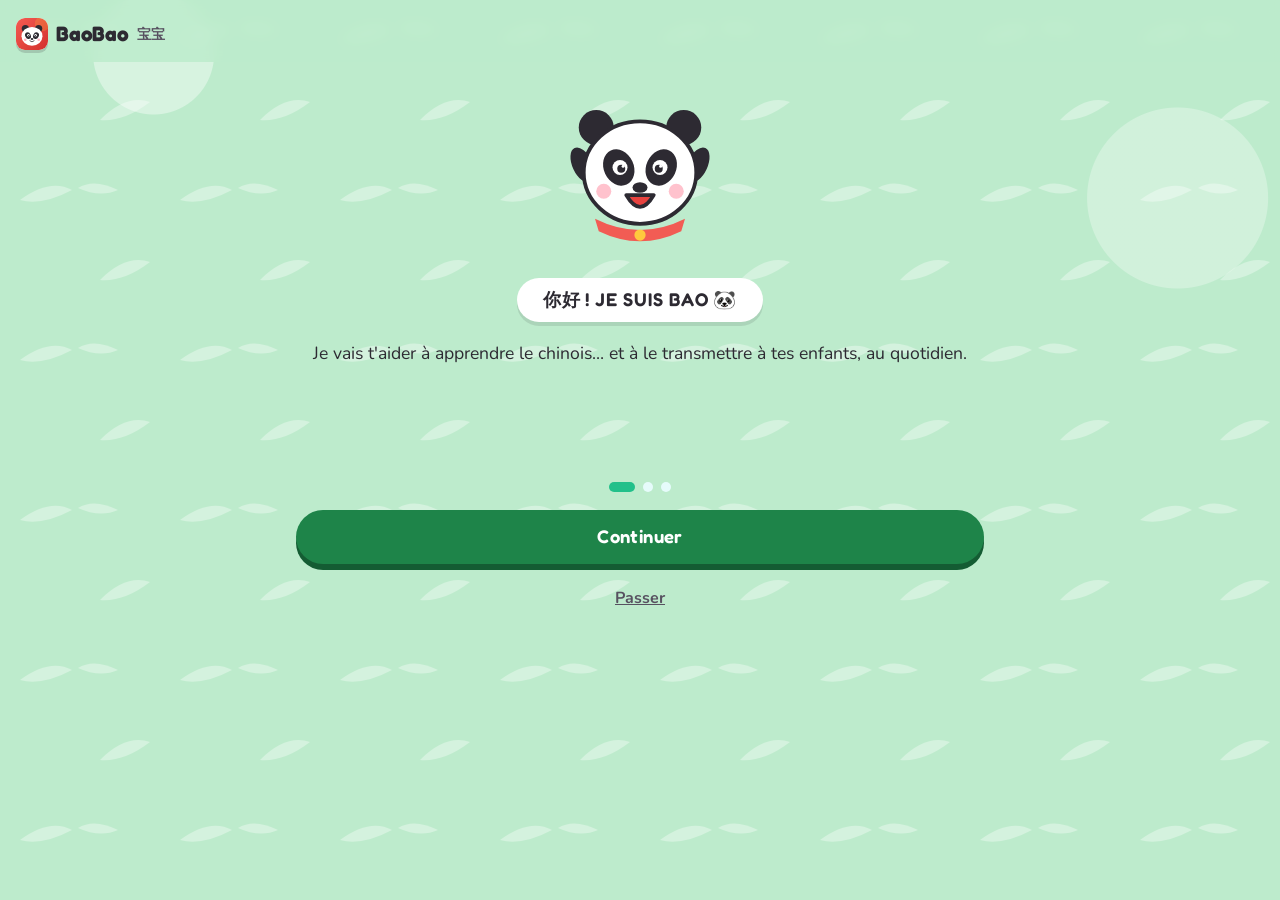
<file: index.html>
<!doctype html>
<html lang="fr">
<head>
  <meta charset="utf-8">
  <meta name="viewport" content="width=device-width, initial-scale=1, viewport-fit=cover">
  <title>BaoBao 宝宝 · Le chinois en famille</title>
  <meta name="description" content="BaoBao 宝宝 : apprendre le chinois mandarin en famille : leçons pour les parents, phrases du quotidien, comptines et imagier pour les enfants.">
  <link rel="preconnect" href="https://fonts.googleapis.com">
  <link rel="preconnect" href="https://fonts.gstatic.com" crossorigin>
  <link rel="stylesheet" href="https://fonts.googleapis.com/css2?family=Fredoka:wght@500;600;700&family=Nunito:wght@400;600;700;800;900&family=Noto+Sans+SC:wght@400;500&display=swap">
  <meta name="theme-color" content="#bdebcc">
  <meta property="og:type" content="website">
  <meta property="og:site_name" content="BaoBao">
  <meta property="og:title" content="BaoBao 宝宝 · Le chinois en famille">
  <meta property="og:description" content="Apprendre le chinois mandarin en famille avec Bao le panda : leçons de 5 minutes, phrases du quotidien à dire aux enfants, comptines et histoires. Gratuit, sans pub.">
  <meta property="og:url" content="https://pascaltea.github.io/baobao/">
  <meta property="og:image" content="https://pascaltea.github.io/baobao/assets/og-image.png">
  <meta property="og:image:width" content="1200">
  <meta property="og:image:height" content="630">
  <meta property="og:locale" content="fr_FR">
  <meta name="twitter:card" content="summary_large_image">
  <link rel="manifest" href="manifest.json">
  <link rel="icon" href="assets/icons/icon.svg" type="image/svg+xml">
  <link rel="apple-touch-icon" href="assets/icons/apple-touch-icon.png">
  <meta name="apple-mobile-web-app-title" content="BaoBao">
  <link rel="stylesheet" href="css/style.css">
</head>
<body>
  <header>
    <h1 class="marque"><img src="assets/icons/icon.svg" alt="" width="32" height="32"> BaoBao <span class="sous-titre" id="sous-titre">宝宝</span></h1>
    <div class="pastilles cache" id="pastilles">
      <span class="pastille" id="p-niveau" title="Niveau"></span>
      <span class="pastille" id="p-serie" title="Jours d'affilée"></span>
      <span class="pastille" id="p-xp" title="Points d'expérience"></span>
    </div>
  </header>

  <main>
    <!-- ============ Choix du profil ============ -->
    <section id="ecran-bienvenue" class="cache">
      <div class="bienvenue-mascotte" id="mascotte-bienvenue"></div>
      <div class="diapo" data-diapo="0">
        <h2>你好 ! Je suis Bao 🐼</h2>
        <p>Je vais t'aider à apprendre le chinois… et à le transmettre à tes enfants, au quotidien.</p>
      </div>
      <div class="diapo cache" data-diapo="1">
        <h2>Comment ça marche ?</h2>
        <ul class="liste-etapes">
          <li><span>🗺️</span>Des leçons de 5 minutes, dans l'ordre des mots que les enfants apprennent en premier</li>
          <li><span>💬</span>Des phrases à dire à tes enfants pendant le repas, le bain, le coucher…</li>
          <li><span>🧠</span>Des révisions au bon moment, pour ne rien oublier</li>
        </ul>
      </div>
      <div class="diapo cache" data-diapo="2">
        <h2>Un profil par personne</h2>
        <p>Crée un profil pour toi, puis un pour chaque enfant : <strong>enfant 3-6 ans</strong> (images et sons, sans lecture)
          ou <strong>bébé 0-2 ans</strong> (imagier et comptines à faire ensemble).</p>
      </div>
      <div class="points" id="points"><i class="actif"></i><i></i><i></i></div>
      <button class="bouton" id="bienvenue-suivant" style="width:100%">Continuer</button>
      <button class="lien" id="bienvenue-passer">Passer</button>
    </section>

    <section id="ecran-profils" class="cache">
      <div class="salut">
        <div class="avatar-mascotte" id="mascotte-profils"></div>
        <p class="bulle">你好 nǐ hǎo ! Je suis Bao 🐼. Qui apprend avec moi aujourd'hui ?</p>
      </div>
      <div id="profils" class="grille"></div>

      <form id="form-profil" class="carte formulaire">
        <h3>Nouveau profil</h3>
        <div class="ajout">
          <input id="nom" placeholder="Prénom" required maxlength="20">
          <input id="avatar" placeholder="Emoji (ex. 🐼)" maxlength="4">
        </div>
        <fieldset class="choix-mode">
          <legend>Pour qui ?</legend>
          <label><input type="radio" name="mode" value="adulte" checked><span>🧑 <strong>Adulte</strong><small>Leçons complètes et phrases à dire aux enfants</small></span></label>
          <label><input type="radio" name="mode" value="enfant"><span>🧒 <strong>Enfant 3-6 ans</strong><small>Images et sons, sans lecture, autocollants</small></span></label>
          <label><input type="radio" name="mode" value="bebe"><span>👶 <strong>Bébé 0-2 ans</strong><small>Imagier et comptines, à faire avec un parent</small></span></label>
        </fieldset>
        <button class="bouton" type="submit">C'est parti !</button>
      </form>
      <p class="petit">Appui long (ou clic droit) sur un profil pour le supprimer.</p>
      <button class="lien" id="restaurer-accueil">📥 Restaurer une sauvegarde</button>
    </section>

    <!-- ============ Tableau de bord ============ -->
    <div id="ecran-accueil" class="cache">

      <!-- ----- Onglet Apprendre ----- -->
      <section id="onglet-apprendre" class="onglet-contenu">
        <div class="salut">
          <div class="avatar-mascotte" id="mascotte-salut"></div>
          <p class="bulle" id="salut-texte"></p>
        </div>

        <div id="alerte-voix" class="carte alerte cache">
          <strong>🔇 Aucune voix chinoise sur cet appareil</strong>
          <p class="petit">Sans elle, l'appli ne peut pas prononcer les mots. Pour l'installer :
            <br>• <strong>Android</strong> : Paramètres › Système › Langues › Synthèse vocale › moteur Google › installer « Chinois (Mandarin) ».
            <br>• <strong>iPhone/iPad</strong> : Réglages › Accessibilité › Contenu énoncé › Voix › Chinois.
            <br>• <strong>Ordinateur</strong> : utiliser Chrome ou Edge, qui ont des voix chinoises intégrées.</p>
        </div>

        <div data-modes="adulte enfant" class="carte">
          <div class="objectif-jour">
            <div class="anneau" id="anneau">
              <svg viewBox="0 0 100 100"><circle class="fond-anneau" cx="50" cy="50" r="42"/><circle class="plein" id="anneau-plein" cx="50" cy="50" r="42"/></svg>
              <div class="anneau-centre"><span><span id="anneau-xp">0</span><small id="anneau-obj">/ 20 XP</small></span></div>
            </div>
            <div>
              <strong>🎯 Objectif du jour</strong>
              <p class="petit" id="objectif-texte"></p>
              <p class="petit">🌙 Un jour de repos ne casse pas ta série.</p>
            </div>
          </div>
        </div>

        <div data-modes="adulte enfant" class="carte">
          <div class="objectif-texte"><span>⚔️ Quêtes du jour</span></div>
          <div id="quetes" class="quetes"></div>
          <div id="coffre" class="coffre">
            <span class="coffre-emoji">🎁</span>
            <span id="coffre-texte">Réussis les 3 quêtes pour ouvrir le coffre !</span>
            <button class="bouton cache" id="coffre-ouvrir">Ouvrir</button>
          </div>
        </div>

        <a data-modes="adulte enfant" id="revision" class="carte revision cache" href="pages/lecon.html?revision=jour">
          <span class="revision-icone">🧠</span>
          <span><strong>Révision du jour</strong><br><small id="r-texte"></small></span>
          <span class="fleche">›</span>
        </a>

        <div data-modes="bebe">
          <div class="carte bebe-intro">
            <h2>👶 Avec les tout-petits, c'est vous qui parlez !</h2>
            <p>Avant 2 ans, les enfants apprennent une langue par l'échange avec une vraie personne, et l'OMS déconseille les écrans.
              Utilisez l'appli <strong>pour vous préparer</strong>, puis parlez, chantez et jouez avec votre enfant.
              Quelques minutes d'imagier ensemble restent un bon moment de partage.</p>
          </div>
          <div class="grille">
            <a class="tuile tuile-vedette" href="pages/imagier.html"><span class="grand">🖼️</span><strong>Imagier</strong><br><small>à regarder ensemble</small></a>
            <a class="tuile" href="pages/comptines.html"><span class="grand">🎶</span><strong>Comptines</strong><br><small>à chanter ensemble</small></a>
            <a class="tuile" href="pages/quotidien.html"><span class="grand">💬</span><strong>Au quotidien</strong><br><small>phrases pour le parent</small></a>
          </div>
        </div>

        <div data-modes="adulte enfant" id="parcours"></div>

        <div data-modes="adulte">
          <h2>🎮 Entraînement libre</h2>
          <div class="grille">
            <a class="tuile" href="pages/flashcards.html"><span class="grand">🃏</span><strong>Flashcards</strong><br><small>révise à ton rythme</small></a>
            <a class="tuile" href="pages/tons.html"><span class="grand">🎵</span><strong>Les 4 tons</strong><br><small>écoute et reconnais</small></a>
            <a class="tuile" href="pages/quiz.html"><span class="grand">❓</span><strong>Quiz</strong><br><small>sur les mots appris</small></a>
            <a class="tuile" href="pages/histoires.html"><span class="grand">📚</span><strong>Histoires</strong><br><small>lire et comprendre</small></a>
            <a class="tuile" href="pages/lexique.html"><span class="grand">📒</span><strong>Mes mots</strong><br><small>lexique et mémoire</small></a>
          </div>
        </div>
      </section>

      <!-- ----- Onglet Famille / Jeux ----- -->
      <section id="onglet-famille" class="onglet-contenu cache">
        <div data-modes="adulte bebe" id="phrase-jour" class="carte phrase-jour">
          <p class="etiquette">💬 Phrase du jour à dire à vos enfants</p>
          <div class="pj-contenu">
            <span class="pj-emoji" id="pj-emoji"></span>
            <div><div class="pj-hanzi" id="pj-hanzi"></div><div id="pj-fr"></div></div>
          </div>
          <div class="cp-actions">
            <button class="bouton-son petit" id="pj-son" aria-label="Écouter">🔊</button>
            <button class="bouton-son petit lent" id="pj-lent" aria-label="Écouter lentement">🐢</button>
            <button class="bouton-dite" id="pj-dite"></button>
          </div>
        </div>

        <div data-modes="adulte bebe">
          <h2>👨‍👩‍👧 Avec mes enfants</h2>
          <div class="grille">
            <a class="tuile tuile-vedette" href="pages/quotidien.html"><span class="grand">💬</span><strong>Au quotidien</strong><br><small>repas, bain, dodo…</small></a>
            <a class="tuile" href="pages/comptines.html"><span class="grand">🎶</span><strong>Comptines</strong><br><small>à chanter ensemble</small></a>
            <a class="tuile" href="pages/imagier.html"><span class="grand">🖼️</span><strong>Imagier</strong><br><small>à regarder ensemble</small></a>
            <a class="tuile" href="pages/histoires.html"><span class="grand">📚</span><strong>Histoires</strong><br><small>à lire aux enfants</small></a>
          </div>
        </div>

        <div data-modes="enfant">
          <h2>🎈 Mes jeux</h2>
          <div class="grille">
            <a class="tuile tuile-vedette" href="pages/imagier.html"><span class="grand">🖼️</span><strong>Imagier</strong></a>
            <a class="tuile" href="pages/comptines.html"><span class="grand">🎶</span><strong>Comptines</strong></a>
            <a class="tuile" href="pages/tons.html"><span class="grand">🎵</span><strong>Les tons</strong></a>
            <a class="tuile" href="pages/histoires.html"><span class="grand">📚</span><strong>Histoires</strong></a>
          </div>
        </div>

        <h2>💌 Inviter la famille</h2>
        <div class="carte partage">
          <p>Grands-parents, oncles, tantes, amis… chacun peut apprendre avec BaoBao sur <strong>son propre téléphone</strong>,
            gratuitement et sans compte. La progression de chacun reste sur son appareil.</p>
          <div class="partage-qr">
            <img src="assets/qr-code.svg" alt="QR code vers BaoBao" width="150" height="150">
            <p class="petit">À scanner avec l'appareil photo du téléphone</p>
          </div>
          <button class="bouton" id="partager" style="width:100%">📤 Partager BaoBao</button>
          <button class="bouton secondaire" id="copier-lien" style="width:100%;margin-top:10px">🔗 Copier le lien</button>
          <p class="petit" id="partage-info"></p>
        </div>

        <h2>🤝 L'équipe famille</h2>
        <div class="carte">
          <div class="objectif-texte"><span>Objectif commun de la semaine</span><strong id="f-texte"></strong></div>
          <div class="barre"><span id="f-barre"></span></div>
          <p class="petit">On avance ensemble : chaque XP de chacun compte pour toute la famille.</p>
        </div>
        <ul id="equipe" class="classement"></ul>
      </section>

      <!-- ----- Onglet Succès ----- -->
      <section id="onglet-succes" class="onglet-contenu cache">
        <div class="carte niveau-carte">
          <div class="niveau-medaille" id="niveau-emoji"></div>
          <div class="niveau-infos">
            <small class="petit">Niveau <span id="niveau-numero"></span></small>
            <h3 id="niveau-nom"></h3>
            <div class="barre"><span id="niveau-barre"></span></div>
            <p class="petit" id="niveau-suivant"></p>
          </div>
        </div>
        <div class="carte">
          <strong>🏮 Les 12 animaux du zodiaque</strong>
          <p class="petit">Chaque niveau te fait découvrir un animal du calendrier chinois.</p>
          <div class="zodiaque" id="zodiaque"></div>
        </div>

        <div data-modes="enfant">
          <h2>🌟 Mon album d'autocollants</h2>
          <div id="album" class="album"></div>
        </div>

        <h2>🏆 Mes badges</h2>
        <div id="badges" class="badges"></div>
      </section>

      <!-- ----- Onglet Profil ----- -->
      <section id="onglet-profil" class="onglet-contenu cache">
        <div class="carte salut">
          <span class="niveau-medaille" id="profil-avatar"></span>
          <div>
            <h3 id="profil-nom" style="margin:0"></h3>
            <p class="petit" id="profil-resume"></p>
          </div>
        </div>
        <button class="bouton secondaire" id="b-changer" style="width:100%;margin-bottom:14px">👥 Changer de profil</button>

        <div class="carte" id="bilan-semaine">
          <h3 style="margin-top:0">📅 Cette semaine</h3>
          <p class="petit" id="bilan-texte"></p>
          <div class="mots-fin bilan-mots" id="bilan-mots"></div>
        </div>

        <div class="carte reglages">
          <h3>⚙️ Réglages</h3>
          <label>Type de profil
            <select id="r-mode">
              <option value="adulte">🧑 Adulte</option>
              <option value="enfant">🧒 Enfant 3-6 ans</option>
              <option value="bebe">👶 Bébé 0-2 ans</option>
            </select>
          </label>
          <label data-modes="adulte enfant">Objectif du jour
            <select id="r-objectif">
              <option value="10">🐢 Tranquille : 10 XP (≈ 1 leçon)</option>
              <option value="20">🙂 Normal : 20 XP (≈ 2 leçons)</option>
              <option value="30">💪 Motivé : 30 XP</option>
              <option value="50">🔥 Intense : 50 XP</option>
            </select>
          </label>
          <label data-modes="adulte">Apparence
            <select id="r-sombre">
              <option value="auto">🌓 Comme le téléphone</option>
              <option value="non">☀️ Clair</option>
              <option value="oui">🌙 Sombre</option>
            </select>
          </label>
        </div>

        <div class="carte reglages">
          <h3>💾 Sauvegarde</h3>
          <p class="petit">La progression est gardée sur cet appareil. Sauvegarde-la régulièrement pour ne rien perdre,
            ou pour la transférer sur un autre téléphone ou une tablette.</p>
          <button class="bouton secondaire" id="exporter">📤 Sauvegarder toute la famille</button>
          <button class="bouton secondaire" id="importer">📥 Restaurer une sauvegarde</button>
          <input type="file" id="fichier-import" accept="application/json,.json" class="cache">
          <p class="petit" id="sauvegarde-info"></p>
        </div>

        <div class="carte reglages zone-danger">
          <h3>🔄 Réinitialiser</h3>
          <p class="petit">Pense à faire une sauvegarde avant : ces actions sont définitives.</p>
          <button class="bouton secondaire" id="reinit-profil">🔄 Recommencer à zéro (ce profil)</button>
          <button class="bouton secondaire" id="supprimer-profil">🗑️ Supprimer ce profil</button>
          <button class="bouton secondaire danger" id="effacer-tout">⚠️ Tout effacer sur cet appareil</button>
        </div>
        <p class="petit">Gratuit, sans publicité, sans abonnement. Ta progression reste sur cet appareil.</p>
      </section>
    </div>
  </main>

  <div class="astuce-glisser cache" id="astuce-glisser" aria-hidden="true">👆 Glisse ← → pour changer d'onglet</div>
  <nav class="onglets cache" id="onglets" aria-label="Navigation">
    <button class="onglet actif" data-cible="apprendre"><span>🏠</span>Apprendre</button>
    <button class="onglet" data-cible="famille"><span>👨‍👩‍👧</span><b id="nom-onglet-famille">Famille</b></button>
    <button class="onglet" data-cible="succes" data-modes="adulte enfant"><span>🏆</span>Succès</button>
    <button class="onglet" data-cible="profil"><span>👤</span>Profil</button>
  </nav>

  <script type="module" src="js/accueil.js"></script>
</body>
</html>
</file>
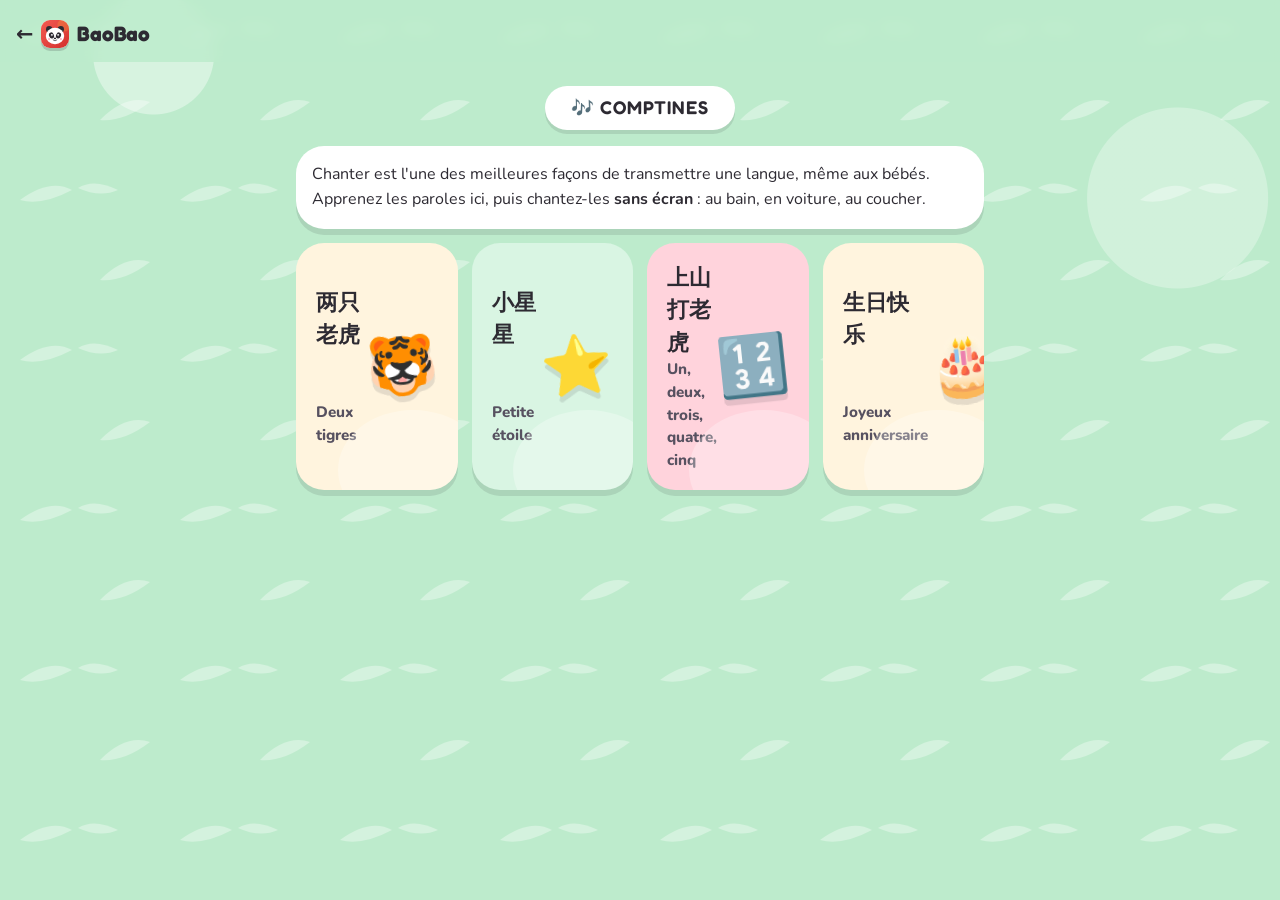
<file: pages/comptines.html>
<!doctype html>
<html lang="fr">
<head>
  <meta charset="utf-8">
  <meta name="viewport" content="width=device-width, initial-scale=1">
  <title>Comptines · BaoBao</title>
  <link rel="preconnect" href="https://fonts.googleapis.com">
  <link rel="preconnect" href="https://fonts.gstatic.com" crossorigin>
  <link rel="stylesheet" href="https://fonts.googleapis.com/css2?family=Fredoka:wght@500;600;700&family=Nunito:wght@400;600;700;800;900&family=Noto+Sans+SC:wght@400;500&display=swap">
  <meta name="theme-color" content="#bdebcc">
  <link rel="manifest" href="../manifest.json">
  <link rel="icon" href="../assets/icons/icon.svg" type="image/svg+xml">
  <link rel="apple-touch-icon" href="../assets/icons/apple-touch-icon.png">
  <meta name="apple-mobile-web-app-title" content="BaoBao">
  <link rel="stylesheet" href="../css/style.css">
</head>
<body>
  <header>
    <h1><a href="../index.html" class="marque">← <img src="../assets/icons/icon.svg" alt="" width="28" height="28"> BaoBao</a></h1>
    <span class="profil-actif"></span>
  </header>

  <main>
    <section id="liste">
      <h2>🎶 Comptines</h2>
      <p class="carte intro">Chanter est l'une des meilleures façons de transmettre une langue, même aux bébés.
        Apprenez les paroles ici, puis chantez-les <strong>sans écran</strong> : au bain, en voiture, au coucher.</p>
      <div id="comptines" class="grille"></div>
    </section>

    <section id="detail" class="cache">
      <button class="bouton secondaire" id="retour">← Toutes les comptines</button>
      <h2 id="d-titre"></h2>
      <p class="carte conseil" id="d-air"></p>
      <button class="bouton" id="tout">▶️ Tout écouter</button>
      <ol id="lignes" class="lignes"></ol>
    </section>
  </main>

  <script type="module" src="../js/comptines.js"></script>
</body>
</html>
</file>
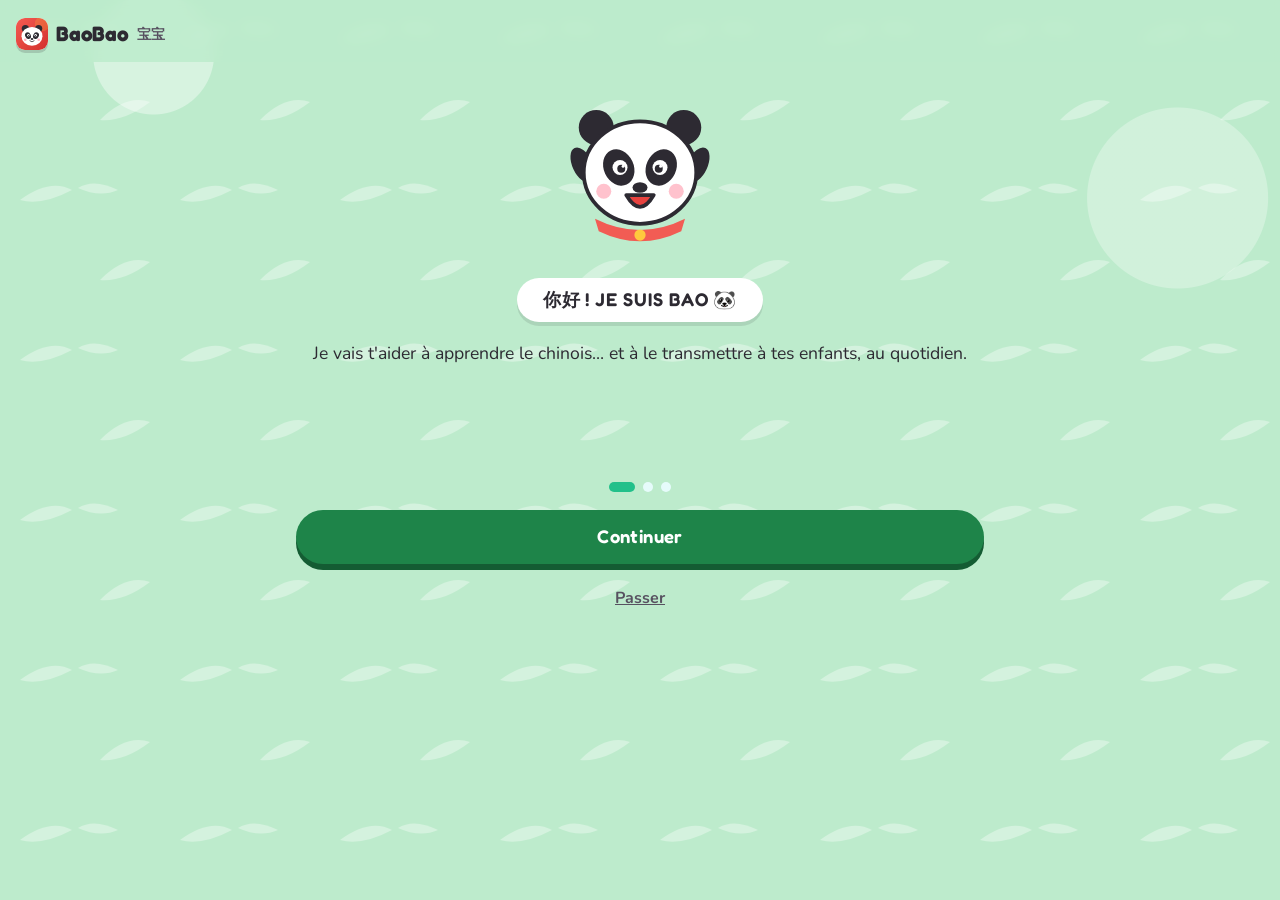
<file: pages/flashcards.html>
<!doctype html>
<html lang="fr">
<head>
  <meta charset="utf-8">
  <meta name="viewport" content="width=device-width, initial-scale=1">
  <title>Flashcards · BaoBao</title>
  <link rel="preconnect" href="https://fonts.googleapis.com">
  <link rel="preconnect" href="https://fonts.gstatic.com" crossorigin>
  <link rel="stylesheet" href="https://fonts.googleapis.com/css2?family=Fredoka:wght@500;600;700&family=Nunito:wght@400;600;700;800;900&family=Noto+Sans+SC:wght@400;500&display=swap">
  <meta name="theme-color" content="#bdebcc">
  <link rel="manifest" href="../manifest.json">
  <link rel="icon" href="../assets/icons/icon.svg" type="image/svg+xml">
  <link rel="apple-touch-icon" href="../assets/icons/apple-touch-icon.png">
  <meta name="apple-mobile-web-app-title" content="BaoBao">
  <link rel="stylesheet" href="../css/style.css">
</head>
<body>
  <header>
    <h1><a href="../index.html" class="marque">← <img src="../assets/icons/icon.svg" alt="" width="28" height="28"> BaoBao</a></h1>
    <span class="profil-actif"></span>
  </header>

  <main>
    <section id="choix-theme">
      <h2>Choisis un thème</h2>
      <div id="themes" class="grille"></div>
    </section>

    <section id="session" class="cache">
      <div class="barre"><span id="barre"></span></div>
      <p class="progression" id="progression"></p>

      <div id="carte" class="flashcard" tabindex="0" role="button" aria-label="Retourner la carte">
        <div id="recto">
          <div class="hanzi" id="hanzi"></div>
          <div class="indice">Touche la carte pour voir la réponse</div>
        </div>
        <div id="verso" class="cache">
          <div class="emoji" id="emoji"></div>
          <div class="hanzi" id="hanzi-verso"></div>
          <div class="pinyin" id="pinyin"></div>
          <div class="fr" id="fr"></div>
        </div>
      </div>

      <div class="actions">
        <button class="bouton secondaire" id="ecouter">🔊 Écouter</button>
      </div>
      <div class="actions cache" id="reponse">
        <button class="bouton secondaire" id="revoir">🔁 À revoir</button>
        <button class="bouton vert" id="connu">✅ Je sais !</button>
      </div>
      <div class="actions">
        <button class="bouton secondaire" id="changer">Changer de thème</button>
      </div>
    </section>

    <section id="fin" class="cache" style="text-align:center">
      <p style="font-size:3rem;margin:0">🎉</p>
      <h2>Bravo, 太棒了 (tài bàng le) !</h2>
      <p id="bilan"></p>
      <div class="actions">
        <button class="bouton" id="recommencer">Recommencer</button>
        <a class="bouton secondaire" href="../index.html">Accueil</a>
      </div>
    </section>
  </main>

  <script type="module" src="../js/flashcards.js"></script>
</body>
</html>
</file>
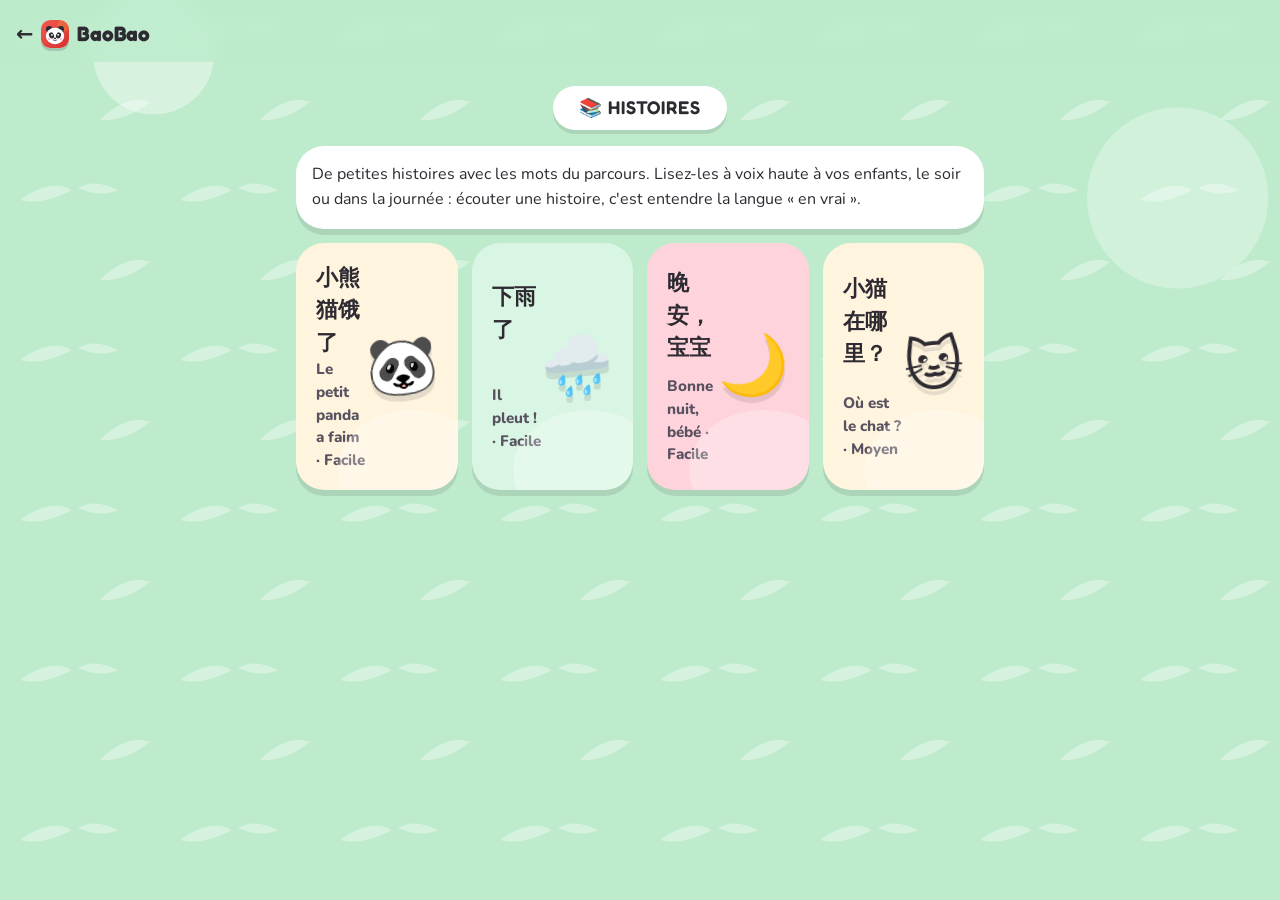
<file: pages/histoires.html>
<!doctype html>
<html lang="fr">
<head>
  <meta charset="utf-8">
  <meta name="viewport" content="width=device-width, initial-scale=1">
  <title>Histoires · BaoBao</title>
  <link rel="preconnect" href="https://fonts.googleapis.com">
  <link rel="preconnect" href="https://fonts.gstatic.com" crossorigin>
  <link rel="stylesheet" href="https://fonts.googleapis.com/css2?family=Fredoka:wght@500;600;700&family=Nunito:wght@400;600;700;800;900&family=Noto+Sans+SC:wght@400;500&display=swap">
  <meta name="theme-color" content="#bdebcc">
  <link rel="manifest" href="../manifest.json">
  <link rel="icon" href="../assets/icons/icon.svg" type="image/svg+xml">
  <link rel="apple-touch-icon" href="../assets/icons/apple-touch-icon.png">
  <meta name="apple-mobile-web-app-title" content="BaoBao">
  <link rel="stylesheet" href="../css/style.css">
</head>
<body>
  <header>
    <h1><a href="../index.html" class="marque">← <img src="../assets/icons/icon.svg" alt="" width="28" height="28"> BaoBao</a></h1>
    <span class="profil-actif"></span>
  </header>

  <main>
    <section id="liste">
      <h2>📚 Histoires</h2>
      <p class="carte intro">De petites histoires avec les mots du parcours. Lisez-les à voix haute à vos enfants,
        le soir ou dans la journée : écouter une histoire, c'est entendre la langue « en vrai ».</p>
      <div id="histoires" class="grille"></div>
    </section>

    <section id="lecteur" class="cache">
      <div class="imagier-haut">
        <button class="bouton secondaire" id="retour">← Histoires</button>
        <span class="petit" id="position"></span>
      </div>
      <div class="barre"><span id="barre"></span></div>
      <article class="page-histoire" id="page">
        <div class="ph-emoji" id="ph-emoji"></div>
        <div class="ph-hanzi" id="ph-hanzi"></div>
        <button class="lien" id="traduire">Voir la traduction</button>
        <div class="ph-fr cache" id="ph-fr"></div>
      </article>
      <div class="sons">
        <button class="bouton-son" id="son" aria-label="Écouter">🔊</button>
        <button class="bouton-son lent" id="lent" aria-label="Écouter lentement">🐢</button>
      </div>
      <label class="case petit centre"><input type="checkbox" id="voir-pinyin" checked> Afficher le pinyin</label>
      <div class="imagier-nav">
        <button class="bouton-rond" id="precedent" aria-label="Page précédente">‹</button>
        <button class="bouton-rond" id="suivant" aria-label="Page suivante">›</button>
      </div>
    </section>

    <section id="question" class="cache">
      <div class="salut">
        <div class="avatar-mascotte" id="q-mascotte"></div>
        <p class="bulle" id="q-texte"></p>
      </div>
      <div class="choix choix-colonne" id="q-options"></div>
      <div id="q-fin" class="fin cache">
        <p class="objectif-atteint" id="q-resultat"></p>
        <div class="actions">
          <button class="bouton" id="relire">Relire</button>
          <button class="bouton secondaire" id="autre">Autre histoire</button>
        </div>
      </div>
    </section>
  </main>

  <script type="module" src="../js/histoires.js"></script>
</body>
</html>
</file>
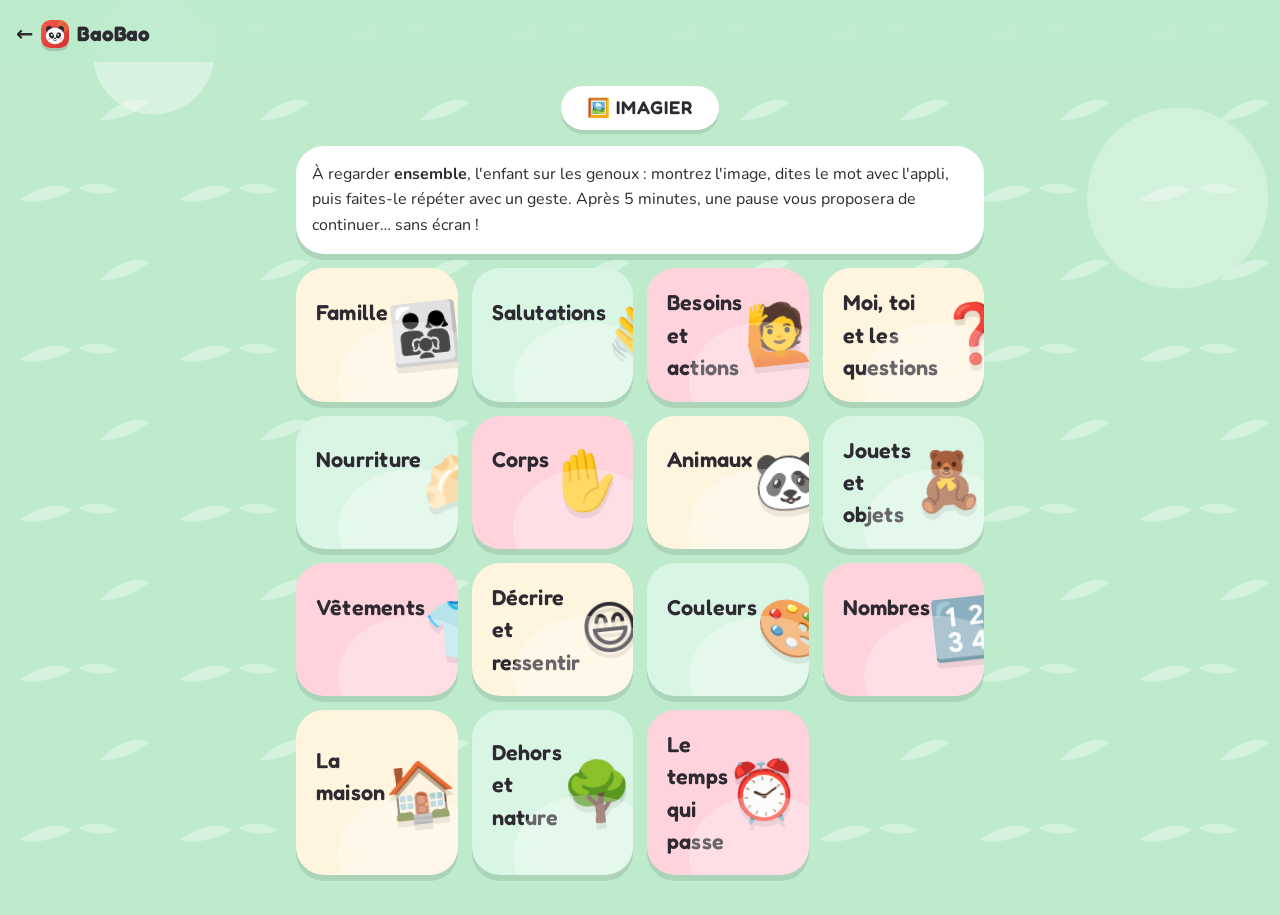
<file: pages/imagier.html>
<!doctype html>
<html lang="fr">
<head>
  <meta charset="utf-8">
  <meta name="viewport" content="width=device-width, initial-scale=1">
  <title>Imagier · BaoBao</title>
  <link rel="preconnect" href="https://fonts.googleapis.com">
  <link rel="preconnect" href="https://fonts.gstatic.com" crossorigin>
  <link rel="stylesheet" href="https://fonts.googleapis.com/css2?family=Fredoka:wght@500;600;700&family=Nunito:wght@400;600;700;800;900&family=Noto+Sans+SC:wght@400;500&display=swap">
  <meta name="theme-color" content="#bdebcc">
  <link rel="manifest" href="../manifest.json">
  <link rel="icon" href="../assets/icons/icon.svg" type="image/svg+xml">
  <link rel="apple-touch-icon" href="../assets/icons/apple-touch-icon.png">
  <meta name="apple-mobile-web-app-title" content="BaoBao">
  <link rel="stylesheet" href="../css/style.css">
</head>
<body>
  <header>
    <h1><a href="../index.html" class="marque">← <img src="../assets/icons/icon.svg" alt="" width="28" height="28"> BaoBao</a></h1>
    <span class="profil-actif"></span>
  </header>

  <main>
    <section id="themes-imagier">
      <h2>🖼️ Imagier</h2>
      <p class="carte intro">À regarder <strong>ensemble</strong>, l'enfant sur les genoux : montrez l'image, dites le mot avec
        l'appli, puis faites-le répéter avec un geste. Après 5 minutes, une pause vous proposera de continuer… sans écran !</p>
      <div id="themes" class="grille"></div>
    </section>

    <section id="visionneuse" class="cache">
      <div class="imagier-haut">
        <button class="bouton secondaire" id="fermer">← Thèmes</button>
        <label class="case petit"><input type="checkbox" id="voir-pinyin" checked> pinyin</label>
      </div>
      <button id="image" class="image-imagier" aria-label="Écouter le mot">
        <span class="ii-emoji" id="ii-emoji"></span>
        <span class="ii-hanzi" id="ii-hanzi"></span>
        <span class="ii-fr" id="ii-fr"></span>
      </button>
      <div class="imagier-nav">
        <button class="bouton-rond" id="precedent" aria-label="Image précédente">‹</button>
        <span id="position" class="petit"></span>
        <button class="bouton-rond" id="suivant" aria-label="Image suivante">›</button>
      </div>
    </section>

    <div id="pause" class="pause cache" role="dialog" aria-modal="true" aria-labelledby="pause-titre">
      <div class="pause-carte">
        <div class="pause-emoji">🌳</div>
        <h2 id="pause-titre">C'est l'heure de jouer sans écran !</h2>
        <p id="pause-idee"></p>
        <button class="bouton" id="pause-ok">D'accord !</button>
        <button class="lien" id="pause-encore">Encore 2 minutes</button>
      </div>
    </div>
  </main>

  <script type="module" src="../js/imagier.js"></script>
</body>
</html>
</file>
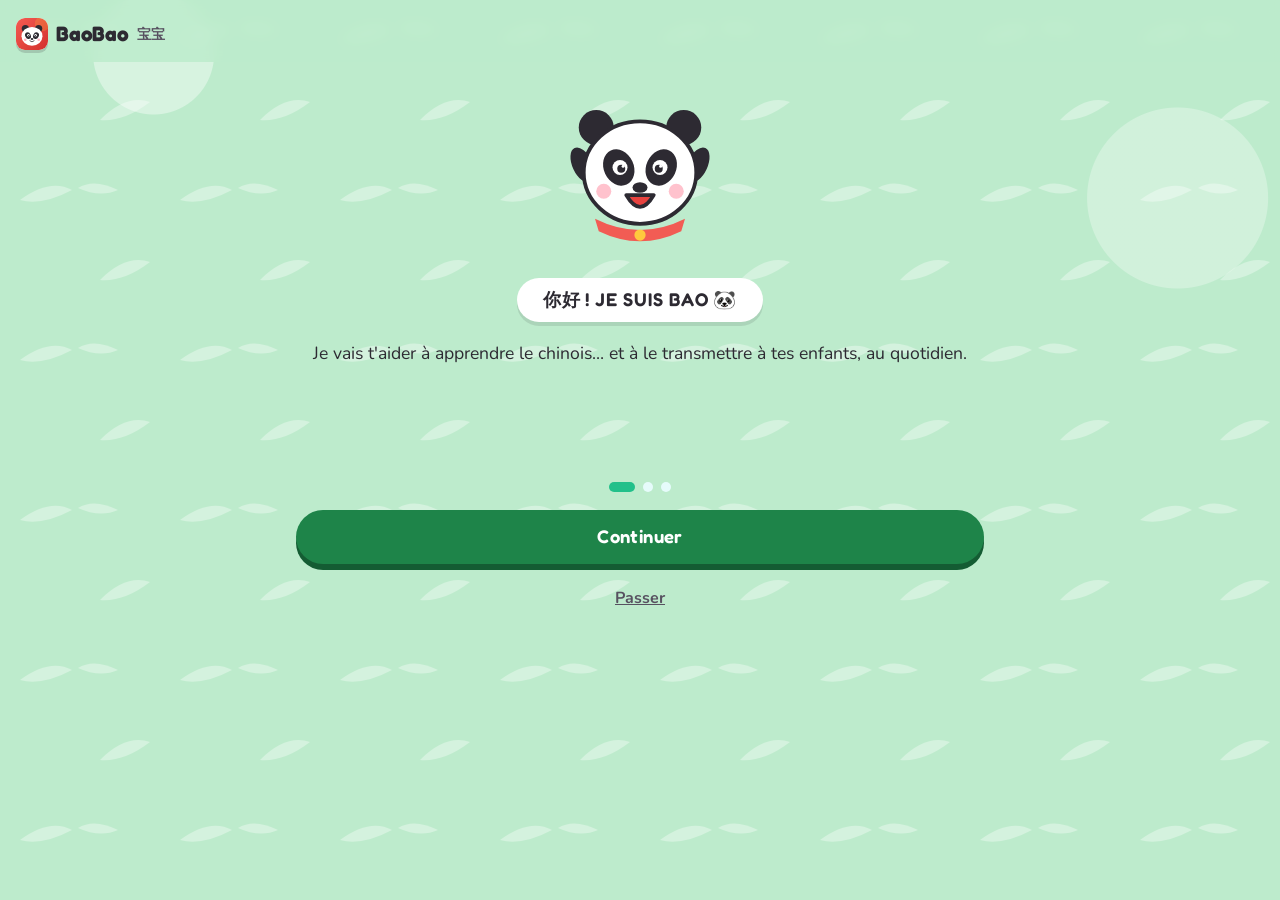
<file: pages/lecon.html>
<!doctype html>
<html lang="fr">
<head>
  <meta charset="utf-8">
  <meta name="viewport" content="width=device-width, initial-scale=1">
  <title>Leçon · BaoBao</title>
  <link rel="preconnect" href="https://fonts.googleapis.com">
  <link rel="preconnect" href="https://fonts.gstatic.com" crossorigin>
  <link rel="stylesheet" href="https://fonts.googleapis.com/css2?family=Fredoka:wght@500;600;700&family=Nunito:wght@400;600;700;800;900&family=Noto+Sans+SC:wght@400;500&display=swap">
  <meta name="theme-color" content="#bdebcc">
  <link rel="manifest" href="../manifest.json">
  <link rel="icon" href="../assets/icons/icon.svg" type="image/svg+xml">
  <link rel="apple-touch-icon" href="../assets/icons/apple-touch-icon.png">
  <meta name="apple-mobile-web-app-title" content="BaoBao">
  <link rel="stylesheet" href="../css/style.css">
</head>
<body class="page-lecon">
  <div class="lecon-haut">
    <a href="../index.html" class="fermer" aria-label="Quitter la leçon">✕</a>
    <div class="barre"><span id="barre"></span></div>
    <span id="combo" class="combo"></span>
  </div>

  <main id="zone" class="lecon-zone"></main>

  <div id="bandeau" class="bandeau cache" aria-live="polite">
    <div class="bandeau-contenu">
      <div class="b-mascotte" id="b-mascotte"></div>
      <div class="bandeau-texte">
        <strong id="b-titre"></strong>
        <div id="b-detail"></div>
      </div>
      <button class="bouton" id="continuer">Continuer</button>
    </div>
  </div>

  <script type="module" src="../js/lecon.js"></script>
</body>
</html>
</file>
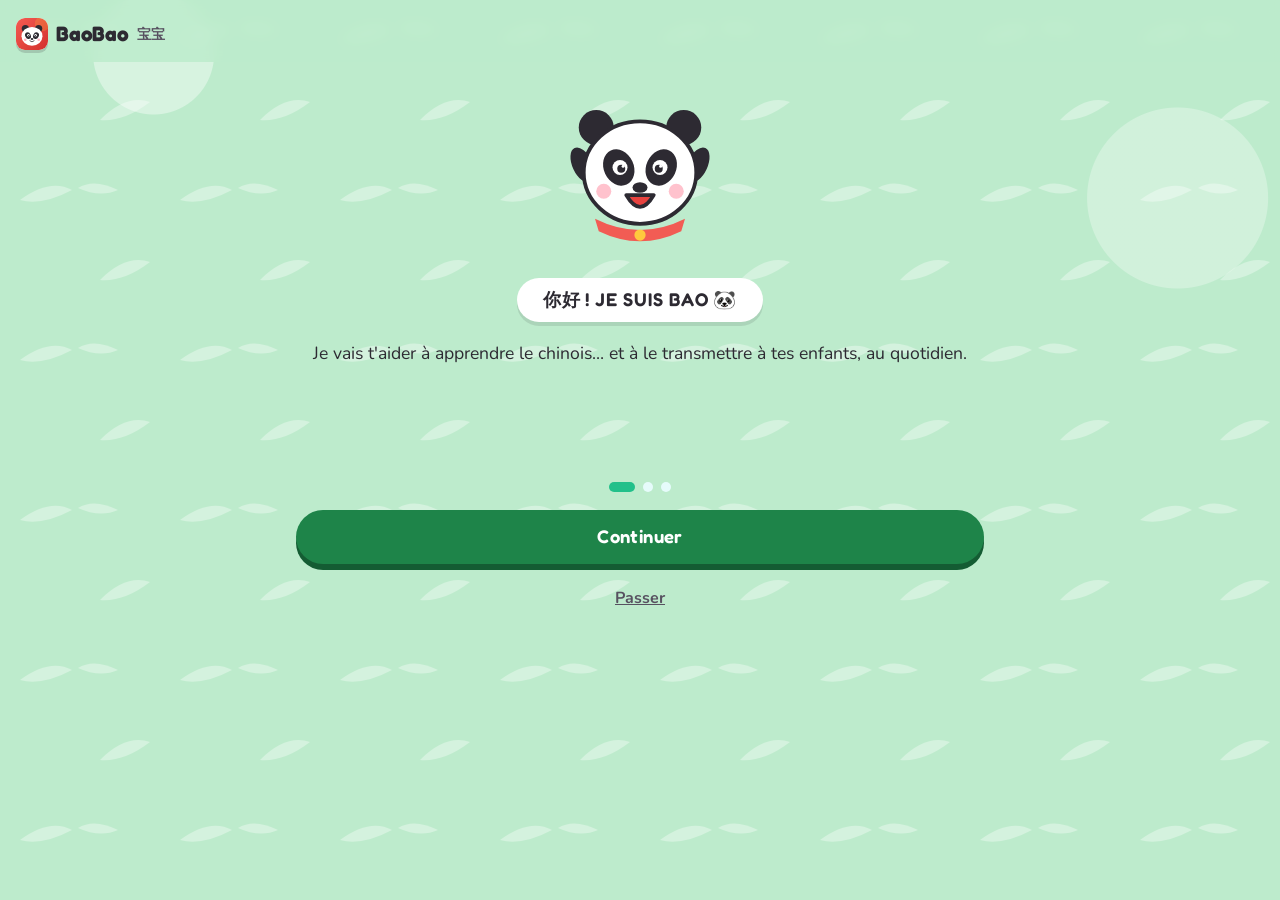
<file: pages/lexique.html>
<!doctype html>
<html lang="fr">
<head>
  <meta charset="utf-8">
  <meta name="viewport" content="width=device-width, initial-scale=1">
  <title>Mes mots · BaoBao</title>
  <link rel="preconnect" href="https://fonts.googleapis.com">
  <link rel="preconnect" href="https://fonts.gstatic.com" crossorigin>
  <link rel="stylesheet" href="https://fonts.googleapis.com/css2?family=Fredoka:wght@500;600;700&family=Nunito:wght@400;600;700;800;900&family=Noto+Sans+SC:wght@400;500&display=swap">
  <meta name="theme-color" content="#bdebcc">
  <link rel="manifest" href="../manifest.json">
  <link rel="icon" href="../assets/icons/icon.svg" type="image/svg+xml">
  <link rel="apple-touch-icon" href="../assets/icons/apple-touch-icon.png">
  <meta name="apple-mobile-web-app-title" content="BaoBao">
  <link rel="stylesheet" href="../css/style.css">
</head>
<body>
  <header>
    <h1><a href="../index.html" class="marque">← <img src="../assets/icons/icon.svg" alt="" width="28" height="28"> BaoBao</a></h1>
    <span class="profil-actif"></span>
  </header>

  <main>
    <h2>📒 Mes mots</h2>
    <p class="petit" id="resume"></p>
    <div class="ajout recherche">
      <input id="recherche" type="search" placeholder="Chercher (français, pinyin ou caractère)…" aria-label="Chercher un mot">
    </div>
    <div class="filtres" id="filtres">
      <button class="filtre actif" data-filtre="appris">Appris</button>
      <button class="filtre" data-filtre="fragiles">À consolider</button>
      <button class="filtre" data-filtre="tous">Tous</button>
    </div>
    <ul id="liste" class="lexique"></ul>
    <p class="petit">💡 La jauge montre la solidité de la mémoire. Elle monte à chaque bonne réponse en révision,
      et les mots reviennent juste avant d'être oubliés (répétition espacée).</p>
  </main>

  <script type="module" src="../js/lexique.js"></script>
</body>
</html>
</file>
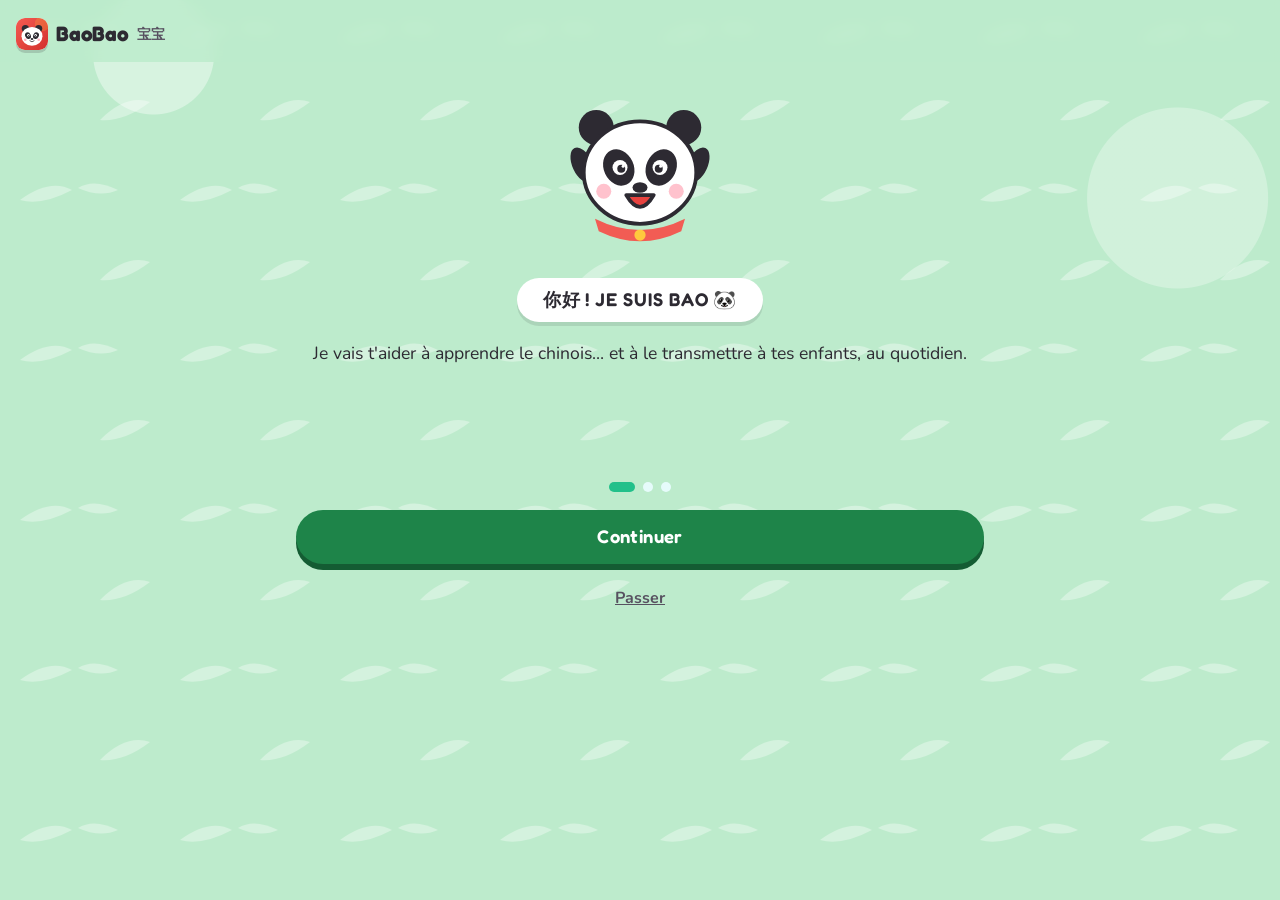
<file: pages/quiz.html>
<!doctype html>
<html lang="fr">
<head>
  <meta charset="utf-8">
  <meta name="viewport" content="width=device-width, initial-scale=1">
  <title>Quiz · BaoBao</title>
  <link rel="preconnect" href="https://fonts.googleapis.com">
  <link rel="preconnect" href="https://fonts.gstatic.com" crossorigin>
  <link rel="stylesheet" href="https://fonts.googleapis.com/css2?family=Fredoka:wght@500;600;700&family=Nunito:wght@400;600;700;800;900&family=Noto+Sans+SC:wght@400;500&display=swap">
  <meta name="theme-color" content="#bdebcc">
  <link rel="manifest" href="../manifest.json">
  <link rel="icon" href="../assets/icons/icon.svg" type="image/svg+xml">
  <link rel="apple-touch-icon" href="../assets/icons/apple-touch-icon.png">
  <meta name="apple-mobile-web-app-title" content="BaoBao">
  <link rel="stylesheet" href="../css/style.css">
</head>
<body>
  <header>
    <h1><a href="../index.html" class="marque">← <img src="../assets/icons/icon.svg" alt="" width="28" height="28"> BaoBao</a></h1>
    <span class="profil-actif"></span>
  </header>

  <main>
    <section id="choix-theme">
      <h2>❓ Quiz : choisis un thème</h2>
      <p id="aide-quiz" class="carte cache">🐼 Le quiz porte sur les mots que tu as déjà appris. Fais d'abord quelques leçons dans le <a href="../index.html">parcours</a> !</p>
      <div id="themes" class="grille"></div>
    </section>

    <section id="jeu" class="cache">
      <p class="score" id="score"></p>
      <div class="question" id="question"></div>
      <div class="choix" id="choix"></div>
      <div class="retour" id="retour"></div>
      <div class="actions">
        <button class="bouton cache" id="suivant">Suivant →</button>
      </div>
    </section>

    <section id="fin" class="cache" style="text-align:center">
      <p style="font-size:3rem;margin:0" id="fin-emoji"></p>
      <h2 id="fin-titre"></h2>
      <p id="bilan"></p>
      <div class="actions">
        <button class="bouton" id="recommencer">Rejouer</button>
        <button class="bouton secondaire" id="changer">Autre thème</button>
      </div>
    </section>
  </main>

  <script type="module" src="../js/quiz.js"></script>
</body>
</html>
</file>
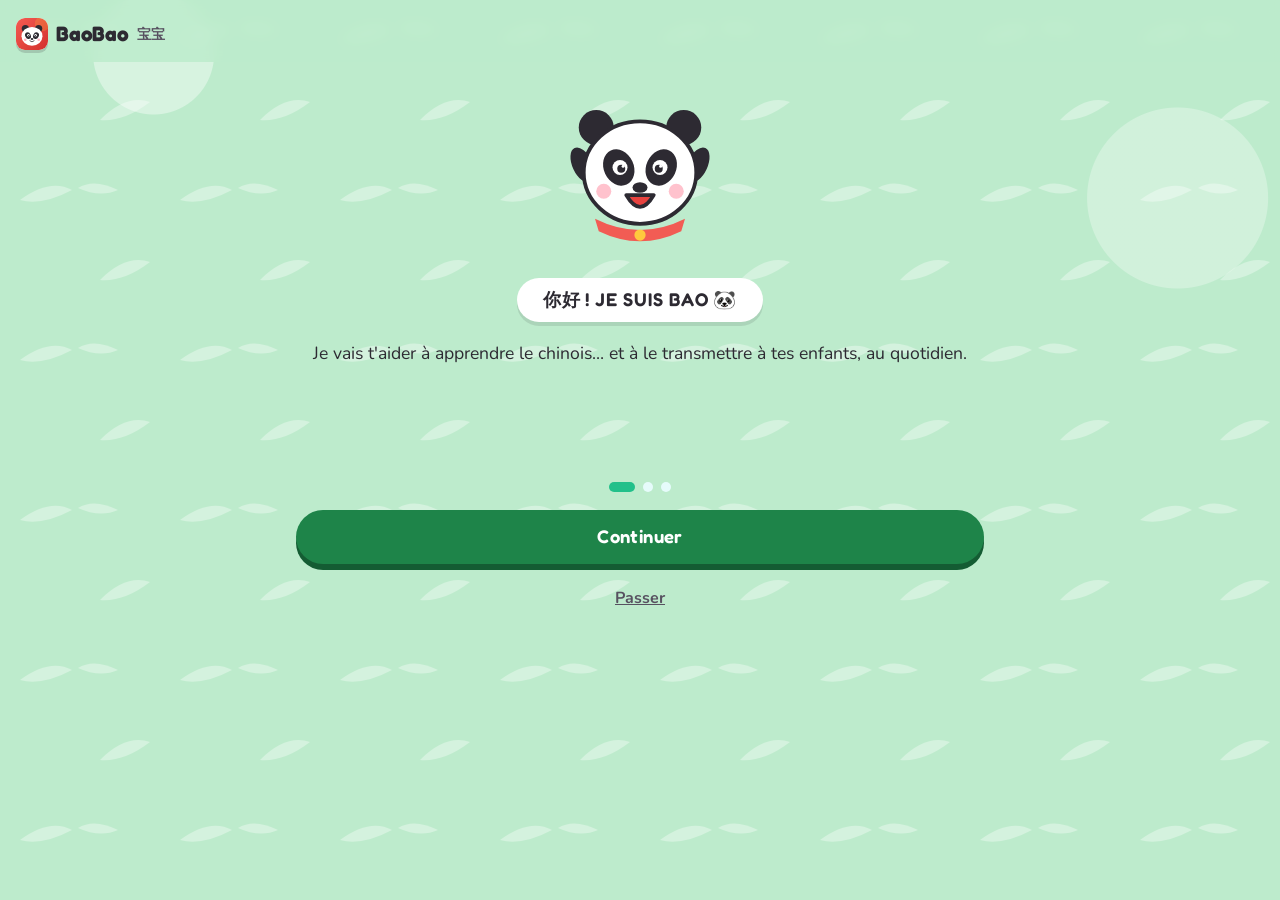
<file: pages/quotidien.html>
<!doctype html>
<html lang="fr">
<head>
  <meta charset="utf-8">
  <meta name="viewport" content="width=device-width, initial-scale=1">
  <title>Au quotidien · BaoBao</title>
  <link rel="preconnect" href="https://fonts.googleapis.com">
  <link rel="preconnect" href="https://fonts.gstatic.com" crossorigin>
  <link rel="stylesheet" href="https://fonts.googleapis.com/css2?family=Fredoka:wght@500;600;700&family=Nunito:wght@400;600;700;800;900&family=Noto+Sans+SC:wght@400;500&display=swap">
  <meta name="theme-color" content="#bdebcc">
  <link rel="manifest" href="../manifest.json">
  <link rel="icon" href="../assets/icons/icon.svg" type="image/svg+xml">
  <link rel="apple-touch-icon" href="../assets/icons/apple-touch-icon.png">
  <meta name="apple-mobile-web-app-title" content="BaoBao">
  <link rel="stylesheet" href="../css/style.css">
</head>
<body>
  <header>
    <h1><a href="../index.html" class="marque">← <img src="../assets/icons/icon.svg" alt="" width="28" height="28"> BaoBao</a></h1>
    <span class="profil-actif"></span>
  </header>

  <main>
    <section id="liste">
      <h2>💬 Au quotidien</h2>
      <p class="carte intro">Des phrases simples à dire à vos enfants pendant les moments de la journée.
        Les tout-petits apprennent une langue en l'entendant de <strong>vous</strong>, dans la vraie vie :
        une phrase par jour, répétée souvent, vaut mieux que de longues séances.</p>
      <div id="routines" class="grille"></div>
    </section>

    <section id="detail" class="cache">
      <button class="bouton secondaire" id="retour">← Toutes les routines</button>
      <h2 id="d-titre"></h2>
      <p class="carte conseil" id="d-conseil"></p>
      <a class="bouton" id="d-entrainer">🎯 M'entraîner sur ces phrases</a>
      <div id="phrases"></div>
    </section>
  </main>

  <script type="module" src="../js/quotidien.js"></script>
</body>
</html>
</file>
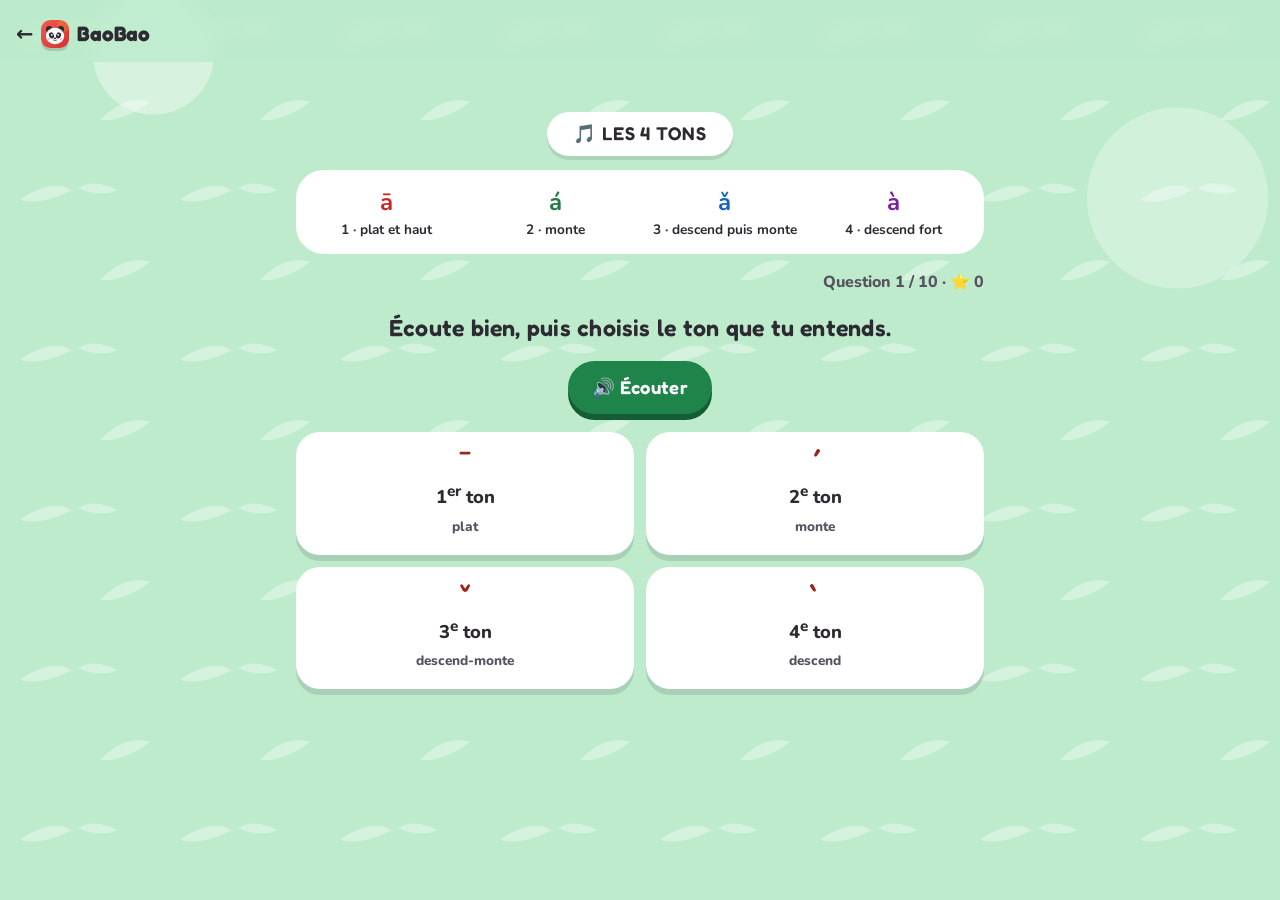
<file: pages/tons.html>
<!doctype html>
<html lang="fr">
<head>
  <meta charset="utf-8">
  <meta name="viewport" content="width=device-width, initial-scale=1">
  <title>Les 4 tons · BaoBao</title>
  <link rel="preconnect" href="https://fonts.googleapis.com">
  <link rel="preconnect" href="https://fonts.gstatic.com" crossorigin>
  <link rel="stylesheet" href="https://fonts.googleapis.com/css2?family=Fredoka:wght@500;600;700&family=Nunito:wght@400;600;700;800;900&family=Noto+Sans+SC:wght@400;500&display=swap">
  <meta name="theme-color" content="#bdebcc">
  <link rel="manifest" href="../manifest.json">
  <link rel="icon" href="../assets/icons/icon.svg" type="image/svg+xml">
  <link rel="apple-touch-icon" href="../assets/icons/apple-touch-icon.png">
  <meta name="apple-mobile-web-app-title" content="BaoBao">
  <link rel="stylesheet" href="../css/style.css">
</head>
<body>
  <header>
    <h1><a href="../index.html" class="marque">← <img src="../assets/icons/icon.svg" alt="" width="28" height="28"> BaoBao</a></h1>
    <span class="profil-actif"></span>
  </header>

  <main>
    <h2>🎵 Les 4 tons</h2>
    <div class="aide-tons">
      <div><strong class="ton1">ā</strong>1 · plat et haut</div>
      <div><strong class="ton2">á</strong>2 · monte</div>
      <div><strong class="ton3">ǎ</strong>3 · descend puis monte</div>
      <div><strong class="ton4">à</strong>4 · descend fort</div>
    </div>

    <section id="jeu">
      <p class="score" id="score"></p>
      <div class="question">
        <p class="consigne">Écoute bien, puis choisis le ton que tu entends.</p>
        <button class="bouton" id="ecouter">🔊 Écouter</button>
      </div>

      <div class="choix" id="choix">
        <button data-ton="0"><span class="ton-signe">ˉ</span>1<sup>er</sup> ton<br><small>plat</small></button>
        <button data-ton="1"><span class="ton-signe">ˊ</span>2<sup>e</sup> ton<br><small>monte</small></button>
        <button data-ton="2"><span class="ton-signe">ˇ</span>3<sup>e</sup> ton<br><small>descend-monte</small></button>
        <button data-ton="3"><span class="ton-signe">ˋ</span>4<sup>e</sup> ton<br><small>descend</small></button>
      </div>

      <div class="retour" id="retour"></div>
      <div class="actions">
        <button class="bouton cache" id="suivant">Suivant →</button>
      </div>
    </section>

    <section id="fin" class="cache" style="text-align:center">
      <p style="font-size:3rem;margin:0" id="fin-emoji"></p>
      <h2 id="fin-titre"></h2>
      <p id="bilan"></p>
      <div class="actions">
        <button class="bouton" id="recommencer">Rejouer</button>
        <a class="bouton secondaire" href="../index.html">Accueil</a>
      </div>
    </section>
  </main>

  <script type="module" src="../js/tons.js"></script>
</body>
</html>
</file>
<file: css/style.css>
/* =========================================================
   Mandarin en famille : système de design
   Inspirations : Duolingo (boutons en relief, mascotte, chemin),
   Khan Academy Kids / Lingokids (douceur, grandes zones tactiles),
   Headspace / Drops (sobriété pour les adultes).
   ========================================================= */

:root {
  --rouge: #e8423f;
  --rouge-fonce: #b92e2b;
  --rouge-clair: #fdecea;
  --or: #ffc83d;
  --or-fonce: #d9a21a;
  --or-clair: #fff6dc;
  --jade: #2bb673;
  --jade-fonce: #1d8a55;
  --jade-clair: #e3f7ec;
  --ciel: #33b5f0;
  --ciel-fonce: #1a8fc4;
  --ciel-clair: #e2f4fd;
  --violet: #8e6cef;
  --violet-fonce: #6a4bc9;
  --violet-clair: #f0ebfd;
  --orange: #ff9a3c;
  --orange-fonce: #d97a1f;

  --fond: #fbf7f2;
  --carte: #ffffff;
  --texte: #2d2a32;
  --doux: #77707f;
  --bord: #ece4da;
  --bord-fonce: #d8cdbf;

  --piste: #ece6df;          /* fond des barres de progression */
  --champ: #faf8f5;          /* fond des champs de saisie */
  --verrou: #e3ded7;
  --verrou-fonce: #c9c2b8;
  --bandeau-ok: #d7ffb8;
  --bandeau-ok-bord: #b8f28b;
  --bandeau-ok-texte: #3a7d0a;
  --bandeau-ko: #ffdfe0;
  --bandeau-ko-bord: #ffc1c1;
  --bandeau-ko-texte: #c62828;

  /* anciens noms gardés pour compatibilité */
  --ok: var(--jade);

  --rayon: 20px;
  --rayon-petit: 14px;
  --police: "Nunito", system-ui, -apple-system, "Segoe UI", Roboto, sans-serif;
  --police-hanzi: "Noto Sans SC", "PingFang SC", "Hiragino Sans GB", "Microsoft YaHei", sans-serif;
  --taille: 16px;
}

/* Thème enfant et bébé : ciel pastel, formes plus rondes, tout est plus grand. */
:root[data-theme="enfant"], :root[data-theme="bebe"] {
  --fond: #eaf6ff;
  --bord: #d6e9f8;
  --bord-fonce: #b9d6ee;
  --rayon: 28px;
  --rayon-petit: 20px;
  --taille: 18px;
}

* { box-sizing: border-box; }
html { font-size: var(--taille); }

body {
  margin: 0;
  font-family: var(--police);
  background-color: var(--fond);
  background-image: radial-gradient(circle at 1px 1px, rgba(45, 42, 50, 0.05) 1px, transparent 0);
  background-size: 22px 22px;
  color: var(--texte);
  line-height: 1.5;
  -webkit-tap-highlight-color: transparent;
}
:root[data-theme="enfant"] body, :root[data-theme="bebe"] body {
  background-image:
    radial-gradient(ellipse 120px 40px at 15% 12%, #fff 60%, transparent 61%),
    radial-gradient(ellipse 90px 30px at 85% 30%, #fff 60%, transparent 61%),
    radial-gradient(ellipse 140px 45px at 70% 75%, rgba(255, 255, 255, 0.8) 60%, transparent 61%),
    linear-gradient(180deg, #d9efff 0%, #eef8ff 45%, #fff7ec 100%);
  background-size: auto;
  background-attachment: fixed;
}

h1, h2, h3 { font-weight: 900; letter-spacing: -0.01em; }
h2 { font-size: 1.35rem; margin: 30px 0 12px; }
section > h2:first-child { margin-top: 0; }
a { color: var(--lien); }
ruby, .hanzi, .q-hanzi, .d-hanzi, .choix-hanzi, .cp-hanzi, .pj-hanzi, .lc-hanzi, .ii-hanzi, .morceau { font-family: var(--police-hanzi); }

/* ---------- En-tête ---------- */
header {
  position: sticky;
  top: 0;
  z-index: 5;
  background: var(--rouge);
  background-image:
    radial-gradient(circle at 92% -20%, rgba(255, 200, 61, 0.45), transparent 45%),
    linear-gradient(135deg, #f0524e, #d63431);
  color: #fff;
  padding: 12px 16px;
  display: flex;
  align-items: center;
  justify-content: space-between;
  gap: 12px;
  box-shadow: 0 3px 0 var(--rouge-fonce);
}
header h1 { margin: 0; font-size: 1.25rem; display: flex; align-items: center; gap: 6px; }
header a { color: #fff; text-decoration: none; }
.sous-titre { font-weight: 700; font-size: 0.85rem; opacity: 0.85; }
.marque { display: inline-flex; align-items: center; gap: 8px; font-weight: 900; letter-spacing: -0.01em; }
.marque img { border-radius: 9px; box-shadow: 0 2px 0 rgba(0, 0, 0, 0.18); background: #fff; }
.profil-actif { font-weight: 800; font-size: 0.95rem; }
.bouton-entete {
  background: rgba(255, 255, 255, 0.2);
  color: #fff;
  border: 2px solid rgba(255, 255, 255, 0.35);
  border-radius: 999px;
  padding: 6px 12px;
  font: inherit;
  font-weight: 800;
  cursor: pointer;
  white-space: nowrap;
}

main { max-width: 720px; margin: 0 auto; padding: 20px 16px 40px; }

/* Barre de stats en haut de l'accueil (série, XP, niveau) */
.pastilles { display: flex; gap: 6px; align-items: center; }
.pastille {
  display: inline-flex;
  align-items: center;
  gap: 4px;
  background: rgba(255, 255, 255, 0.18);
  border-radius: 999px;
  padding: 4px 10px;
  font-weight: 900;
  font-size: 0.95rem;
}
.pastille.eteinte { opacity: 0.6; filter: grayscale(0.6); }

/* ---------- Boutons en relief ---------- */
.bouton {
  display: inline-flex;
  align-items: center;
  justify-content: center;
  gap: 8px;
  background: var(--jade);
  color: #fff;
  border: none;
  border-radius: var(--rayon-petit);
  padding: 13px 24px;
  font: inherit;
  font-weight: 900;
  font-size: 1.02rem;
  letter-spacing: 0.02em;
  text-transform: uppercase;
  cursor: pointer;
  text-decoration: none;
  box-shadow: 0 5px 0 var(--jade-fonce);
  transition: transform 0.06s, box-shadow 0.06s, filter 0.15s;
}
.bouton:hover { filter: brightness(1.05); }
.bouton:active:not(:disabled) { transform: translateY(4px); box-shadow: 0 1px 0 var(--jade-fonce); }
.bouton:disabled { background: var(--verrou); color: #a59d94; box-shadow: 0 5px 0 var(--verrou-fonce); cursor: default; }
.bouton.secondaire {
  background: var(--carte);
  color: var(--ciel-fonce);
  border: 2px solid var(--bord);
  box-shadow: 0 4px 0 var(--bord-fonce);
  text-transform: none;
  letter-spacing: 0;
}
.bouton.secondaire:active { box-shadow: 0 1px 0 var(--bord-fonce); }
.bouton.vert { background: var(--jade); }
.lien { display: block; margin: 12px auto 0; background: none; border: none; color: var(--doux); text-decoration: underline; font: inherit; font-weight: 700; cursor: pointer; }

/* ---------- Cartes et tuiles ---------- */
.carte {
  background: var(--carte);
  border: 2px solid var(--bord);
  border-radius: var(--rayon);
  padding: 16px;
  margin-bottom: 14px;
}
.grille { display: grid; grid-template-columns: repeat(auto-fill, minmax(140px, 1fr)); gap: 14px; }
.tuile {
  background: var(--carte);
  border: 2px solid var(--bord);
  border-radius: var(--rayon);
  padding: 18px 12px 14px;
  text-align: center;
  cursor: pointer;
  font: inherit;
  color: inherit;
  text-decoration: none;
  box-shadow: 0 5px 0 var(--bord-fonce);
  transition: transform 0.08s, box-shadow 0.08s;
}
.tuile:hover { border-color: var(--ciel); }
.tuile:active { transform: translateY(4px); box-shadow: 0 1px 0 var(--bord-fonce); }
.tuile.active { border-color: var(--ciel); box-shadow: 0 5px 0 var(--ciel-fonce); background: var(--ciel-clair); }
.tuile .grand { font-size: 2.6rem; display: block; line-height: 1.3; }
.tuile strong { font-weight: 900; }
.tuile small { color: var(--doux); font-weight: 600; }
.tuile-vedette { border-color: #ffd28a; background: linear-gradient(160deg, #fff4e0, #fff); box-shadow: 0 5px 0 #f3c27a; }
.verrouille { opacity: 0.5; cursor: not-allowed; filter: grayscale(0.7); }

.petit { color: var(--doux); font-size: 0.85rem; margin: 4px 0 0; }
.intro { line-height: 1.6; }
.conseil { background: var(--or-clair); border-color: #ffe39a; }
.defi { background: var(--jade-clair); border-color: #a9e5c6; text-align: left; }

/* ---------- Formulaires ---------- */
form.ajout, .ajout { display: flex; gap: 8px; flex-wrap: wrap; }
.ajout input {
  flex: 1 1 150px;
  padding: 12px 16px;
  border: 2px solid var(--bord);
  border-radius: var(--rayon-petit);
  font: inherit;
  font-weight: 700;
  background: var(--champ);
  color: var(--texte);
}
.ajout input:focus { outline: none; border-color: var(--ciel); background: var(--champ); box-shadow: inset 0 0 0 2px var(--orange); }
.formulaire { margin-top: 18px; display: grid; gap: 14px; }
.formulaire h3 { margin: 0; }
.case { display: flex; gap: 10px; align-items: center; cursor: pointer; font-weight: 700; }
.case input { width: 20px; height: 20px; accent-color: var(--jade); }
.choix-mode { border: none; padding: 0; margin: 0; display: grid; gap: 8px; }
.choix-mode legend { font-weight: 900; margin-bottom: 6px; }
.choix-mode label {
  display: flex;
  gap: 10px;
  align-items: flex-start;
  border: 2px solid var(--bord);
  border-radius: var(--rayon-petit);
  padding: 10px 12px;
  cursor: pointer;
  box-shadow: 0 3px 0 var(--bord);
}
.choix-mode label:has(input:checked) { border-color: var(--ciel); background: var(--ciel-clair); box-shadow: 0 3px 0 var(--ciel); }
.choix-mode input { accent-color: var(--ciel-fonce); margin-top: 5px; }
.choix-mode small { display: block; color: var(--doux); font-weight: 600; }

.reglages { display: grid; gap: 14px; }
.reglages h3 { margin: 0; }
.reglages label { display: grid; gap: 6px; font-weight: 800; }
.reglages select {
  font: inherit;
  font-weight: 700;
  color: var(--texte);
  padding: 11px 12px;
  border: 2px solid var(--bord);
  border-radius: var(--rayon-petit);
  background: var(--carte);
}

/* ---------- Barres de progression ---------- */
.barre { height: 14px; background: var(--piste); border-radius: 999px; overflow: hidden; }
.barre > span {
  position: relative;
  display: block;
  height: 100%;
  width: 0;
  border-radius: 999px;
  background: linear-gradient(90deg, var(--or), var(--orange));
  transition: width 0.5s cubic-bezier(.2, .8, .3, 1.2);
}
.barre > span::after {
  content: "";
  position: absolute;
  left: 8px;
  right: 8px;
  top: 3px;
  height: 3px;
  border-radius: 99px;
  background: rgba(255, 255, 255, 0.45);
}

/* ---------- Mascotte ---------- */
.mascotte-svg { width: 100%; height: 100%; overflow: visible; }
.mascotte-svg .oeil { transform-box: fill-box; transform-origin: center; animation: cligne 4.5s infinite; }
.mascotte-svg.respire { animation: respire 3s ease-in-out infinite; }
.mascotte-svg.saute { animation: saute 0.55s ease-out 3; }
.mascotte-svg.penche { animation: penche 0.6s ease-in-out 2; }
@keyframes cligne { 0%, 92%, 100% { transform: scaleY(1); } 95% { transform: scaleY(0.1); } }
@keyframes respire { 50% { transform: translateY(-3px) scale(1.01); } }
@keyframes saute { 40% { transform: translateY(-14px) rotate(-4deg); } 70% { transform: translateY(0) scale(1.04, 0.96); } }
@keyframes penche { 50% { transform: rotate(-8deg); } }

.salut { display: flex; align-items: center; gap: 12px; margin-bottom: 14px; }
.salut .avatar-mascotte { width: 84px; height: 88px; flex: 0 0 auto; }
.bulle {
  position: relative;
  margin: 0;
  background: var(--carte);
  border: 2px solid var(--bord);
  border-radius: 18px;
  padding: 10px 14px;
  font-weight: 700;
  flex: 1;
}
.bulle::before {
  content: "";
  position: absolute;
  left: -9px;
  top: 22px;
  width: 14px;
  height: 14px;
  background: var(--carte);
  border-left: 2px solid var(--bord);
  border-bottom: 2px solid var(--bord);
  transform: rotate(45deg);
}
.mascotte { display: flex; align-items: flex-start; gap: 10px; margin-top: 16px; }
.mascotte .avatar-mascotte { width: 64px; height: 66px; flex: 0 0 auto; }

/* ---------- Accueil : objectif, quêtes, révision ---------- */
.objectif-jour { display: flex; gap: 16px; align-items: center; }
.anneau { position: relative; width: 92px; height: 92px; flex: 0 0 auto; }
.anneau svg { width: 100%; height: 100%; transform: rotate(-90deg); }
.anneau circle { fill: none; stroke-width: 10; stroke-linecap: round; }
.anneau .fond-anneau { stroke: var(--piste); }
.anneau .plein { stroke: var(--orange); transition: stroke-dashoffset 0.8s cubic-bezier(.2, .8, .3, 1); }
.anneau.complet .plein { stroke: var(--jade); }
.anneau-centre { position: absolute; inset: 0; display: grid; place-items: center; text-align: center; font-weight: 900; line-height: 1.1; }
.anneau-centre small { display: block; font-size: 0.7rem; color: var(--doux); font-weight: 700; }
.objectif-texte { display: flex; justify-content: space-between; gap: 8px; margin-bottom: 8px; font-weight: 800; }

.quetes { display: grid; gap: 10px; }
.quete { display: grid; grid-template-columns: 40px 1fr auto; gap: 10px; align-items: center; }
.quete-emoji { font-size: 1.6rem; text-align: center; }
.quete-texte { font-weight: 800; font-size: 0.95rem; }
.quete .barre { height: 10px; margin-top: 4px; }
.quete.faite .barre > span { background: linear-gradient(90deg, var(--jade), #5fd69b); }
.quete-compte { font-weight: 900; color: var(--doux); font-size: 0.85rem; }
.quete.faite .quete-compte { color: var(--jade); }
.coffre {
  margin-top: 6px;
  display: flex;
  align-items: center;
  gap: 12px;
  border: 2px dashed var(--or);
  border-radius: var(--rayon-petit);
  padding: 10px 14px;
  background: var(--or-clair);
  font-weight: 800;
}
.coffre .coffre-emoji { font-size: 2.2rem; }
.coffre.pret .coffre-emoji { animation: secoue-coffre 1.2s infinite; }
.coffre .bouton { margin-left: auto; padding: 10px 16px; background: var(--or); box-shadow: 0 5px 0 var(--or-fonce); color: #5b4300; }
@keyframes secoue-coffre { 0%, 70%, 100% { transform: rotate(0); } 75% { transform: rotate(-12deg); } 85% { transform: rotate(12deg); } 95% { transform: rotate(-6deg); } }

.revision {
  display: flex;
  align-items: center;
  gap: 14px;
  text-decoration: none;
  color: inherit;
  border-color: #cdbdf7;
  background: linear-gradient(135deg, var(--violet-clair), #fff);
  box-shadow: 0 5px 0 #cdbdf7;
}
.revision-icone { font-size: 2.2rem; }
.revision .fleche { margin-left: auto; font-size: 2rem; font-weight: 900; color: var(--violet); }

.bebe-intro { background: linear-gradient(160deg, var(--or-clair), #fff); border-color: #ffe39a; }
.bebe-intro h2 { margin: 0 0 6px; font-size: 1.15rem; }
.bebe-intro p { margin: 0; }

/* ---------- Phrase du jour et phrases du quotidien ---------- */
.phrase-jour { border-color: #ffd28a; background: linear-gradient(135deg, #fff1db, #fff 70%); box-shadow: 0 5px 0 #f3c27a; }
.phrase-jour .etiquette { color: var(--orange-fonce); margin: 0 0 6px; }
.pj-contenu { display: flex; align-items: center; gap: 12px; }
.pj-emoji { font-size: 2.8rem; }
.pj-hanzi { font-size: 1.9rem; line-height: 1.7; }

.carte-phrase { box-shadow: 0 4px 0 var(--bord); }
.carte-phrase .cp-haut { display: flex; gap: 12px; align-items: center; }
.cp-emoji { font-size: 2.3rem; }
.cp-hanzi { font-size: 1.7rem; line-height: 1.7; }
.cp-fr { color: var(--doux); font-weight: 700; }
.cp-actions { display: flex; flex-wrap: wrap; align-items: center; gap: 8px; margin-top: 10px; }
.bouton-dite, .bouton-micro, .bouton-comparer {
  font: inherit;
  font-weight: 800;
  border-radius: 999px;
  padding: 9px 14px;
  cursor: pointer;
  border: 2px solid var(--bord);
  background: var(--carte);
  color: inherit;
  box-shadow: 0 3px 0 var(--bord);
}
.bouton-dite { border-color: #ffc48a; color: var(--orange-fonce); box-shadow: 0 3px 0 #ffc48a; }
.bouton-dite.fait { border-color: var(--jade); color: var(--jade-fonce); background: var(--jade-clair); box-shadow: none; cursor: default; }
.micro { display: flex; flex-wrap: wrap; align-items: center; justify-content: center; gap: 8px; }
.decouverte .micro { margin-top: 6px; }
.bouton-micro.enregistre { border-color: var(--rouge); color: var(--rouge); animation: pulse 1s infinite; }
.micro-aide { color: var(--doux); font-size: 0.85rem; width: 100%; text-align: center; font-weight: 700; }
.micro-aide:empty { display: none; }
#d-entrainer { margin-bottom: 14px; }

/* ---------- Parcours ---------- */
.unite { margin-top: 26px; }
.unite-entete {
  position: relative;
  overflow: hidden;
  background: var(--couleur);
  color: #fff;
  border-radius: var(--rayon);
  padding: 16px 18px;
  box-shadow: 0 5px 0 rgba(0, 0, 0, 0.18);
}
.unite-entete::after {
  /* motif de nuages porte-bonheur, en filigrane */
  content: "";
  position: absolute;
  right: -20px;
  top: -10px;
  width: 140px;
  height: 140px;
  background:
    radial-gradient(circle at 30% 50%, rgba(255, 255, 255, 0.16) 22px, transparent 23px),
    radial-gradient(circle at 55% 35%, rgba(255, 255, 255, 0.16) 28px, transparent 29px),
    radial-gradient(circle at 75% 55%, rgba(255, 255, 255, 0.16) 20px, transparent 21px);
}
.unite-entete h3 { margin: 2px 0; font-size: 1.35rem; }
.unite-entete small { opacity: 0.92; font-weight: 700; }
.note-unite {
  margin-top: 10px;
  background: var(--carte);
  border: 2px solid var(--bord);
  border-radius: var(--rayon-petit);
  padding: 10px 14px;
}
.note-unite summary { cursor: pointer; font-weight: 900; color: var(--couleur); }
.note-unite p { margin: 8px 0 0; }

.chemin { position: relative; display: flex; flex-direction: column; align-items: center; gap: 16px; padding: 30px 0 10px; }
.noeud {
  position: relative;
  display: flex;
  flex-direction: column;
  align-items: center;
  transform: translateX(var(--decalage));
  text-decoration: none;
  color: inherit;
}
.noeud .rond {
  position: relative;
  width: 76px;
  height: 70px;
  border-radius: 50%;
  display: grid;
  place-items: center;
  font-size: 1.9rem;
  font-weight: 900;
  color: #fff;
  background: var(--couleur);
  box-shadow: 0 8px 0 color-mix(in srgb, var(--couleur) 70%, #000);
  transition: transform 0.08s, box-shadow 0.08s;
}
.noeud .rond::after {
  content: "";
  position: absolute;
  top: 9px;
  left: 18px;
  width: 22px;
  height: 9px;
  border-radius: 50%;
  background: rgba(255, 255, 255, 0.35);
  transform: rotate(-20deg);
}
.noeud:active .rond { transform: translateY(6px); box-shadow: 0 2px 0 color-mix(in srgb, var(--couleur) 70%, #000); }
.noeud.fait .rond { background: var(--or); color: #8a5a00; box-shadow: 0 8px 0 var(--or-fonce); }
.noeud.verrou .rond { background: var(--verrou); color: #a39b91; font-size: 1.5rem; box-shadow: 0 8px 0 var(--verrou-fonce); }
.noeud.verrou .rond::after { display: none; }
.noeud.actuel .rond { outline: 7px solid color-mix(in srgb, var(--couleur) 25%, transparent); outline-offset: 3px; animation: pulse 1.6s infinite; }
.noeud.revision-unite .rond { border-radius: 24px; width: 82px; }
.noeud-titre { font-size: 0.8rem; color: var(--doux); margin-top: 12px; font-weight: 800; }
.infobulle {
  position: absolute;
  top: -40px;
  background: var(--carte);
  border: 2px solid var(--bord);
  color: var(--couleur);
  font-weight: 900;
  text-transform: uppercase;
  font-size: 0.85rem;
  letter-spacing: 0.04em;
  padding: 5px 14px;
  border-radius: 12px;
  white-space: nowrap;
  box-shadow: 0 3px 0 var(--bord);
  animation: flotte 1.6s ease-in-out infinite;
}
.mascotte-chemin { position: absolute; width: 62px; height: 64px; top: 4px; pointer-events: none; }
.deco { position: absolute; font-size: 2.6rem; opacity: 0.85; pointer-events: none; filter: drop-shadow(0 4px 0 rgba(0, 0, 0, 0.08)); }
@keyframes pulse { 50% { transform: scale(1.06); } }
@keyframes flotte { 50% { transform: translateY(-5px); } }

/* ---------- Succès : niveau, badges, album ---------- */
.niveau-carte { display: flex; gap: 14px; align-items: center; background: linear-gradient(135deg, #fff1db, #fff 60%); border-color: #ffd28a; }
.niveau-medaille {
  width: 84px;
  height: 84px;
  flex: 0 0 auto;
  border-radius: 50%;
  display: grid;
  place-items: center;
  font-size: 2.8rem;
  background: radial-gradient(circle at 35% 30%, #fff3c4, var(--or));
  box-shadow: 0 5px 0 var(--or-fonce), inset 0 -4px 0 rgba(0, 0, 0, 0.08);
}
.niveau-infos { flex: 1; }
.niveau-infos h3 { margin: 0; }
.niveau-infos .hanzi-niveau { font-family: var(--police-hanzi); color: var(--rouge); font-weight: 900; }
.zodiaque { display: flex; flex-wrap: wrap; gap: 6px; margin-top: 10px; }
.zodiaque span { font-size: 1.4rem; filter: grayscale(1); opacity: 0.35; }
.zodiaque span.atteint { filter: none; opacity: 1; }

.badges { display: grid; grid-template-columns: repeat(auto-fill, minmax(96px, 1fr)); gap: 12px; }
.badge { text-align: center; }
.badge-medaille {
  width: 70px;
  height: 70px;
  margin: 0 auto 6px;
  border-radius: 22px;
  display: grid;
  place-items: center;
  font-size: 2.1rem;
  background: var(--verrou);
  box-shadow: 0 5px 0 var(--verrou-fonce);
  filter: grayscale(1);
  opacity: 0.55;
  transform: rotate(-4deg);
}
.badge.obtenu .badge-medaille { background: linear-gradient(160deg, #fff5d1, var(--or)); box-shadow: 0 5px 0 var(--or-fonce); filter: none; opacity: 1; }
.badge strong { display: block; font-size: 0.85rem; line-height: 1.2; }
.badge small { display: block; font-size: 0.72rem; color: var(--doux); line-height: 1.25; margin-top: 2px; }

.album { display: flex; flex-wrap: wrap; gap: 10px; padding: 14px; background: var(--carte); border-radius: var(--rayon); border: 2px solid var(--bord); }
.autocollant {
  font-size: 2.4rem;
  width: 66px;
  height: 66px;
  display: grid;
  place-items: center;
  background: #fff;
  border: 3px solid #fff;
  border-radius: 50%;
  box-shadow: 0 3px 8px rgba(0, 0, 0, 0.15);
}
.autocollant:nth-child(odd) { transform: rotate(-8deg); }
.autocollant:nth-child(even) { transform: rotate(6deg); }
.autocollant.vide { background: transparent; border: 3px dashed var(--bord-fonce); box-shadow: none; font-size: 1.4rem; opacity: 0.5; }

.classement { list-style: none; padding: 0; margin: 0; }
.classement li {
  display: flex;
  align-items: center;
  gap: 12px;
  background: var(--carte);
  border: 2px solid var(--bord);
  border-radius: var(--rayon-petit);
  padding: 10px 14px;
  margin-bottom: 8px;
  font-weight: 800;
}
.classement li.moi { border-color: var(--ciel); background: var(--ciel-clair); }
.classement .rang { width: 30px; text-align: center; font-size: 1.4rem; }
.classement .pts { margin-left: auto; font-weight: 900; color: var(--jade-fonce); }

/* ---------- Onglets du bas (accueil) ---------- */
.avec-onglets main { padding-bottom: 110px; }
.onglets {
  position: fixed;
  left: 0;
  right: 0;
  bottom: 0;
  z-index: 6;
  display: flex;
  justify-content: space-around;
  background: var(--carte);
  border-top: 2px solid var(--bord);
  padding: 6px 4px calc(6px + env(safe-area-inset-bottom));
}
.onglet {
  flex: 1;
  max-width: 120px;
  background: none;
  border: 2px solid transparent;
  border-radius: var(--rayon-petit);
  padding: 4px 2px;
  font: inherit;
  font-weight: 800;
  font-size: 0.75rem;
  color: var(--doux);
  cursor: pointer;
  display: flex;
  flex-direction: column;
  align-items: center;
}
.onglet span { font-size: 1.6rem; line-height: 1.2; filter: grayscale(0.7); opacity: 0.75; }
.onglet.actif { color: var(--ciel-fonce); border-color: #bfe6fa; background: var(--ciel-clair); }
.onglet.actif span { filter: none; opacity: 1; }

/* ---------- Notifications ---------- */
#toasts { position: fixed; top: 12px; left: 0; right: 0; z-index: 30; display: grid; justify-items: center; gap: 8px; pointer-events: none; padding: 0 16px; }
.toast {
  display: flex;
  align-items: center;
  gap: 12px;
  background: var(--carte);
  border: 2px solid var(--or);
  border-radius: 18px;
  padding: 10px 18px 10px 12px;
  box-shadow: 0 6px 0 var(--or-fonce), 0 10px 30px rgba(0, 0, 0, 0.15);
  animation: toast-entre 0.45s cubic-bezier(.2, 1.4, .4, 1);
  max-width: 420px;
}
.toast.sortie { animation: toast-sort 0.4s forwards; }
.toast-emoji { font-size: 2rem; }
.toast strong { display: block; font-weight: 900; }
.toast small { color: var(--doux); font-weight: 700; }
@keyframes toast-entre { from { transform: translateY(-120%) scale(0.8); opacity: 0; } }
@keyframes toast-sort { to { transform: translateY(-120%); opacity: 0; } }

/* ---------- Couleurs des tons (comme Pleco) ---------- */
.ton1 { color: #e53935; }
.ton2 { color: #2e9e5b; }
.ton3 { color: #1e88e5; }
.ton4 { color: #8e24aa; }
.ton5 { color: #9e9e9e; }
ruby { ruby-position: over; }
rt { font-family: var(--police); font-size: 0.32em; font-weight: 800; letter-spacing: 0.02em; }

/* ---------- Leçon ---------- */
.page-lecon { min-height: 100vh; }
.lecon-haut { display: flex; align-items: center; gap: 14px; max-width: 720px; margin: 0 auto; padding: 18px 16px 0; }
.lecon-haut .barre { flex: 1; height: 18px; }
.lecon-haut .barre > span { background: linear-gradient(90deg, #58cc02, var(--jade)); }
.fermer { font-size: 1.7rem; font-weight: 900; color: #b5ada4; text-decoration: none; line-height: 1; }
.combo { min-width: 48px; font-weight: 900; color: var(--orange); font-size: 1.1rem; }
.combo:not(:empty) { animation: pulse 0.6s; }

.lecon-zone { padding-bottom: 180px; }
.apparition { animation: apparait 0.3s ease-out; }
@keyframes apparait { from { opacity: 0; transform: translateX(24px); } }

.consigne { font-size: 1.4rem; font-weight: 900; margin: 10px 0 16px; }
.etiquette { color: var(--violet); font-weight: 900; text-transform: uppercase; letter-spacing: 0.06em; font-size: 0.82rem; }

.question { text-align: center; margin-bottom: 10px; }
.q-hanzi { font-size: 4.2rem; line-height: 1.5; }
.q-emoji { font-size: 4rem; line-height: 1.2; }
.q-emoji.petit { font-size: 2.4rem; }
.q-fr { font-size: 1.4rem; font-weight: 800; }
.grand-hanzi { font-size: 4.5rem; line-height: 1.1; font-family: var(--police-hanzi); }
.grand-emoji { font-size: 3.5rem; }

/* Bao « parle » pendant les exercices d'écoute */
.q-parle { display: flex; align-items: center; justify-content: center; gap: 10px; }
.q-parle .avatar-mascotte { width: 92px; height: 96px; flex: 0 0 auto; }
.q-parle .bulle { flex: 0 1 auto; padding: 12px; }

.sons { display: flex; justify-content: center; align-items: center; gap: 12px; margin: 10px 0; }
.q-parle .sons { margin: 0; }
.bouton-son {
  width: 66px;
  height: 66px;
  border-radius: 20px;
  border: none;
  background: var(--ciel);
  color: #fff;
  font-size: 1.9rem;
  cursor: pointer;
  box-shadow: 0 5px 0 var(--ciel-fonce);
  transition: transform 0.06s, box-shadow 0.06s;
}
.bouton-son.lent { width: 52px; height: 52px; font-size: 1.4rem; background: #8fd6f7; box-shadow: 0 5px 0 #5bbbe8; }
.bouton-son.petit { width: 46px; height: 46px; font-size: 1.3rem; border-radius: 14px; margin: 0; }
.bouton-son:active { transform: translateY(4px); box-shadow: 0 1px 0 var(--ciel-fonce); }

.choix { display: grid; grid-template-columns: repeat(2, 1fr); gap: 12px; margin-top: 18px; }
.choix button {
  background: var(--carte);
  border: 2px solid var(--bord);
  border-radius: var(--rayon-petit);
  padding: 16px 10px;
  font: inherit;
  font-weight: 800;
  font-size: 1.15rem;
  color: inherit;
  cursor: pointer;
  min-height: 74px;
  box-shadow: 0 5px 0 var(--bord-fonce);
  transition: transform 0.06s, box-shadow 0.06s, background 0.15s;
}
.choix button:hover:not(:disabled) { border-color: var(--ciel); }
.choix button:active:not(:disabled) { transform: translateY(4px); box-shadow: 0 1px 0 var(--bord-fonce); }
.choix button.hanzi-choix, .choix button.choix-hanzi { font-size: 2.3rem; font-weight: 400; }
.choix button.choix-emoji { font-size: 3.2rem; min-height: 108px; }
.choix button.choix-pinyin { font-size: 1.55rem; }
.choix button.choix-phrase { font-size: 1.5rem; line-height: 1.8; font-weight: 400; }
.choix button.choisi { border-color: var(--ciel); background: var(--ciel-clair); box-shadow: 0 5px 0 var(--ciel); }
.choix button.bon { border-color: var(--jade); background: var(--jade-clair); box-shadow: 0 5px 0 var(--jade); animation: pop 0.35s; }
.choix button.faux { border-color: var(--rouge); background: var(--rouge-clair); box-shadow: 0 5px 0 var(--rouge); animation: secoue 0.4s; }
.choix button:disabled { cursor: default; }
.choix .ton-signe { display: block; font-size: 2rem; line-height: 1; color: var(--rouge); }
.choix small { color: var(--doux); font-size: 0.85rem; }
@keyframes secoue { 20%, 60% { transform: translateX(-7px); } 40%, 80% { transform: translateX(7px); } }
@keyframes pop { 50% { transform: scale(1.06); } }

.decouverte {
  background: var(--carte);
  border: 2px solid var(--bord);
  border-radius: 28px;
  padding: 18px;
  text-align: center;
  box-shadow: 0 6px 0 var(--bord);
}
.d-emoji { font-size: 4.2rem; line-height: 1.2; animation: pop 0.5s; }
.d-hanzi { font-size: 5rem; line-height: 1.6; font-family: var(--police-hanzi); }
.d-hanzi.phrase { font-size: 2.6rem; }
.d-fr { font-size: 1.5rem; font-weight: 900; }
.note-lecon { font-size: 1.1rem; line-height: 1.65; font-weight: 600; }

.paires { display: grid; grid-template-columns: 1fr 1fr; gap: 12px; }
.paires .colonne { display: grid; gap: 10px; }
.paires button {
  background: var(--carte);
  border: 2px solid var(--bord);
  border-radius: var(--rayon-petit);
  min-height: 66px;
  font: inherit;
  font-weight: 800;
  font-size: 1.05rem;
  color: inherit;
  cursor: pointer;
  box-shadow: 0 5px 0 var(--bord-fonce);
}
.paires button.choix-hanzi { font-size: 1.9rem; font-weight: 400; }
.paires button.choix-emoji { font-size: 2.3rem; }
.paires button.choisi { border-color: var(--ciel); background: var(--ciel-clair); box-shadow: 0 5px 0 var(--ciel); }
.paires button.bon { border-color: var(--jade); background: var(--jade-clair); opacity: 0.5; box-shadow: none; transform: translateY(4px); }
.paires button.faux { border-color: var(--rouge); background: var(--rouge-clair); animation: secoue 0.4s; }

.ligne-reponse {
  min-height: 70px;
  border-bottom: 3px dashed var(--bord-fonce);
  display: flex;
  flex-wrap: wrap;
  gap: 8px;
  padding: 8px 0;
  margin: 12px 0 18px;
}
.ligne-reponse.bon { border-color: var(--jade); }
.ligne-reponse.faux { border-color: var(--rouge); }
.banque { display: flex; flex-wrap: wrap; justify-content: center; gap: 10px; min-height: 60px; }
.morceau {
  font-size: 1.6rem;
  padding: 6px 16px;
  border: 2px solid var(--bord);
  border-radius: var(--rayon-petit);
  background: var(--carte);
  box-shadow: 0 4px 0 var(--bord-fonce);
  cursor: pointer;
  animation: pop 0.25s;
}

/* Bandeau de correction, en bas */
.bandeau {
  position: fixed;
  left: 0;
  right: 0;
  bottom: 0;
  z-index: 8;
  background: var(--carte);
  border-top: 2px solid var(--bord);
  padding: 16px 16px calc(18px + env(safe-area-inset-bottom));
  animation: monte 0.25s cubic-bezier(.2, 1.2, .4, 1);
}
@keyframes monte { from { transform: translateY(100%); } }
.bandeau.ok { background: var(--bandeau-ok); border-color: var(--bandeau-ok-bord); color: var(--bandeau-ok-texte); }
.bandeau.ko { background: var(--bandeau-ko); border-color: var(--bandeau-ko-bord); color: var(--bandeau-ko-texte); }
.bandeau-contenu { max-width: 720px; margin: 0 auto; display: flex; align-items: center; gap: 14px; flex-wrap: wrap; }
.b-mascotte { width: 58px; height: 60px; flex: 0 0 auto; }
.bandeau.neutre .b-mascotte { display: none; }
.bandeau-texte { flex: 1 1 200px; }
.bandeau-texte strong { font-size: 1.3rem; font-weight: 900; }
.bandeau #continuer { flex: 1 0 100%; }
.bandeau.ok #continuer { background: #58a700; box-shadow: 0 5px 0 #3f7a00; }
.bandeau.ko #continuer { background: var(--rouge); box-shadow: 0 5px 0 var(--rouge-fonce); }
.bandeau.neutre .bandeau-texte:has(strong:empty) { display: none; }
.b-mot { font-size: 1.3rem; color: var(--texte); }
@media (min-width: 600px) {
  .bandeau #continuer { flex: 0 0 auto; min-width: 170px; }
}

/* Écran de fin de leçon */
.fin { text-align: center; padding-top: 6px; }
.fin-mascotte { width: 130px; height: 134px; margin: 0 auto; }
.fin-emoji { font-size: 4.5rem; animation: pulse 1.2s 2; }
.fin h2 { margin: 6px 0; }
.tuiles-fin { display: grid; grid-template-columns: repeat(3, 1fr); gap: 10px; margin: 18px 0; }
.tuile-fin { border: 2px solid; border-radius: 16px; overflow: hidden; animation: pop 0.4s backwards; }
.tuile-fin:nth-child(2) { animation-delay: 0.15s; }
.tuile-fin:nth-child(3) { animation-delay: 0.3s; }
.tuile-fin small { display: block; color: #fff; font-weight: 900; padding: 4px; text-transform: uppercase; font-size: 0.72rem; letter-spacing: 0.05em; }
.tuile-fin strong { display: block; padding: 10px 4px; font-size: 1.2rem; font-weight: 900; }
.tuile-fin.or { border-color: var(--or); } .tuile-fin.or small { background: var(--or); color: #6b4c00; }
.tuile-fin.vert { border-color: var(--jade); } .tuile-fin.vert small { background: var(--jade); }
.tuile-fin.rouge { border-color: var(--orange); } .tuile-fin.rouge small { background: var(--orange); }
.fin-niveau { text-align: left; margin: 0 0 14px; }
.fin-niveau .objectif-texte { font-size: 0.95rem; }
.objectif-atteint { font-weight: 900; color: var(--orange-fonce); font-size: 1.1rem; }
.mots-fin { display: flex; flex-wrap: wrap; justify-content: center; gap: 8px; }
.puce-mot {
  background: var(--carte);
  border: 2px solid var(--bord);
  border-radius: 12px;
  padding: 4px 10px;
  font: inherit;
  font-size: 1.3rem;
  cursor: pointer;
  box-shadow: 0 3px 0 var(--bord);
}
.puce-mot.a-revoir { border-color: #ffc48a; box-shadow: 0 3px 0 #ffc48a; }
.autocollant-gagne { margin: 10px auto; display: flex; flex-direction: column; align-items: center; font-weight: 900; color: var(--orange-fonce); }
.autocollant-gagne span { font-size: 4.5rem; animation: revele 1s cubic-bezier(.2, 1.4, .4, 1); }
@keyframes revele { 0% { transform: scale(0) rotate(-180deg); } 100% { transform: scale(1) rotate(0); } }

.confetti {
  position: fixed;
  top: -14px;
  width: 10px;
  height: 15px;
  border-radius: 3px;
  z-index: 20;
  pointer-events: none;
  animation: tombe linear forwards;
}
@keyframes tombe { to { transform: translateY(105vh) rotate(720deg); } }

/* ---------- Flashcards ---------- */
.flashcard {
  background: var(--carte);
  border: 2px solid var(--bord);
  border-radius: 28px;
  min-height: 290px;
  display: flex;
  flex-direction: column;
  align-items: center;
  justify-content: center;
  padding: 24px;
  cursor: pointer;
  user-select: none;
  text-align: center;
  box-shadow: 0 7px 0 var(--bord-fonce);
}
.flashcard .hanzi { font-size: 5rem; line-height: 1.1; }
.flashcard .pinyin { font-size: 1.8rem; color: var(--rouge); margin-top: 8px; font-weight: 800; }
.flashcard .fr { font-size: 1.3rem; font-weight: 800; }
.flashcard .emoji { font-size: 3rem; }
.flashcard .indice { color: var(--doux); font-size: 0.9rem; margin-top: 16px; font-weight: 700; }
.actions { display: flex; justify-content: center; gap: 12px; flex-wrap: wrap; margin-top: 18px; }
.progression { color: var(--doux); text-align: center; margin: 12px 0; font-weight: 700; }

/* ---------- Tons et quiz ---------- */
.retour { text-align: center; min-height: 3.2em; margin-top: 14px; font-size: 1.1rem; font-weight: 700; }
.retour .ok { color: var(--jade-fonce); font-weight: 900; }
.retour .ko { color: var(--rouge); font-weight: 900; }
.score { text-align: right; color: var(--doux); font-weight: 800; }
.aide-tons {
  display: grid;
  grid-template-columns: repeat(4, 1fr);
  gap: 8px;
  text-align: center;
  background: var(--carte);
  border: 2px solid var(--bord);
  border-radius: var(--rayon);
  padding: 12px 8px;
  margin-bottom: 16px;
  font-size: 0.85rem;
  font-weight: 700;
}
.aide-tons strong { display: block; font-size: 1.5rem; }

/* ---------- Comptines ---------- */
.lignes { list-style: none; padding: 0; display: grid; gap: 10px; margin-top: 14px; }
.ligne-comptine {
  width: 100%;
  text-align: left;
  font: inherit;
  color: inherit;
  background: var(--carte);
  border: 2px solid var(--bord);
  border-radius: var(--rayon-petit);
  padding: 8px 14px;
  cursor: pointer;
  display: grid;
  box-shadow: 0 4px 0 var(--bord);
}
.ligne-comptine.en-cours { border-color: var(--or); background: var(--or-clair); box-shadow: 0 4px 0 var(--or); }
.lc-hanzi { font-size: 1.6rem; line-height: 1.8; }
.lc-fr { color: var(--doux); font-weight: 700; }

/* ---------- Imagier ---------- */
.imagier-haut { display: flex; justify-content: space-between; align-items: center; margin-bottom: 12px; }
.image-imagier {
  width: 100%;
  min-height: 52vh;
  background: var(--carte);
  border: 3px solid var(--bord);
  border-radius: 32px;
  display: flex;
  flex-direction: column;
  align-items: center;
  justify-content: center;
  gap: 4px;
  cursor: pointer;
  font: inherit;
  color: inherit;
  touch-action: pan-y;
  box-shadow: 0 8px 0 var(--bord-fonce);
}
.ii-emoji { font-size: min(38vw, 11rem); line-height: 1.1; }
.ii-hanzi { font-size: 3.4rem; }
.ii-fr { color: var(--doux); font-size: 1.1rem; font-weight: 700; }
.rebond { animation: rebond 0.45s cubic-bezier(.2, 1.4, .4, 1); }
@keyframes rebond { 40% { transform: scale(1.04) rotate(-1deg); } }
.imagier-nav { display: flex; justify-content: space-between; align-items: center; margin-top: 16px; }
.bouton-rond {
  width: 68px;
  height: 68px;
  border-radius: 50%;
  border: none;
  background: var(--rouge);
  color: #fff;
  font-size: 2.3rem;
  font-weight: 900;
  line-height: 1;
  cursor: pointer;
  box-shadow: 0 6px 0 var(--rouge-fonce);
}
.bouton-rond:active { transform: translateY(5px); box-shadow: 0 1px 0 var(--rouge-fonce); }
.pause { position: fixed; inset: 0; background: rgba(30, 25, 40, 0.5); display: grid; place-items: center; padding: 16px; z-index: 20; }
.pause-carte { background: var(--carte); border-radius: 28px; padding: 24px; max-width: 420px; text-align: center; box-shadow: 0 8px 0 var(--bord-fonce); }
.pause-emoji { font-size: 4rem; }

/* ---------- Thème enfant : encore plus gros et rebondissant ---------- */
:root[data-theme="enfant"] .choix button, :root[data-theme="bebe"] .choix button { min-height: 96px; }
:root[data-theme="enfant"] .choix button.choix-emoji { font-size: 3.8rem; min-height: 130px; }
:root[data-theme="enfant"] .noeud .rond { width: 86px; height: 80px; font-size: 2.2rem; }
:root[data-theme="enfant"] .tuile .grand { font-size: 3.2rem; }


/* ---------- Mode sombre (profils adultes) ---------- */
:root[data-sombre="oui"][data-theme="adulte"] { color-scheme: dark; }
:root[data-sombre="oui"][data-theme="adulte"] {
  --fond: #16141b; --carte: #221f2a; --texte: #f2eef6; --doux: #a8a0b3;
  --bord: #34303f; --bord-fonce: #2a2633; --piste: #34303f; --champ: #1b1921;
  --verrou: #3a3545; --verrou-fonce: #2a2633;
  --rouge-clair: #3d2224; --or-clair: #3a3020; --jade-clair: #1d3528; --ciel-clair: #1c2f3d; --violet-clair: #2a2440;
  --bandeau-ok: #1f3a17; --bandeau-ok-bord: #2f5a22; --bandeau-ok-texte: #9be37a;
  --bandeau-ko: #3d1f22; --bandeau-ko-bord: #5c2b30; --bandeau-ko-texte: #ff9c9c;
}
@media (prefers-color-scheme: dark) {
  :root[data-sombre="auto"][data-theme="adulte"] { color-scheme: dark;
    --fond: #16141b; --carte: #221f2a; --texte: #f2eef6; --doux: #a8a0b3;
    --bord: #34303f; --bord-fonce: #2a2633; --piste: #34303f; --champ: #1b1921;
    --verrou: #3a3545; --verrou-fonce: #2a2633;
    --rouge-clair: #3d2224; --or-clair: #3a3020; --jade-clair: #1d3528; --ciel-clair: #1c2f3d; --violet-clair: #2a2440;
    --bandeau-ok: #1f3a17; --bandeau-ok-bord: #2f5a22; --bandeau-ok-texte: #9be37a;
    --bandeau-ko: #3d1f22; --bandeau-ko-bord: #5c2b30; --bandeau-ko-texte: #ff9c9c;
  }
}
/* Quelques dégradés clairs à adoucir en sombre */
:root[data-theme="adulte"][data-sombre="oui"] :is(.phrase-jour, .tuile-vedette, .niveau-carte, .revision, .bebe-intro) { background: var(--carte); }
@media (prefers-color-scheme: dark) {
  :root[data-theme="adulte"][data-sombre="auto"] :is(.phrase-jour, .tuile-vedette, .niveau-carte, .revision, .bebe-intro) { background: var(--carte); }
}

/* ---------- Accessibilité : focus clavier visible ---------- */
:focus-visible { outline: 3px solid var(--ciel); outline-offset: 3px; border-radius: 8px; }

/* ---------- Premier lancement ---------- */
#ecran-bienvenue { text-align: center; padding-top: 10px; }
.bienvenue-mascotte { width: 150px; height: 156px; margin: 0 auto 8px; }
.diapo { min-height: 190px; animation: apparait 0.3s ease-out; }
.diapo p { font-size: 1.1rem; line-height: 1.6; }
.liste-etapes { list-style: none; padding: 0; text-align: left; display: grid; gap: 10px; }
.liste-etapes li { display: flex; gap: 12px; align-items: center; background: var(--carte); border: 2px solid var(--bord); border-radius: var(--rayon-petit); padding: 10px 14px; font-weight: 700; }
.liste-etapes span { font-size: 1.8rem; }
.points { display: flex; justify-content: center; gap: 8px; margin: 14px 0 18px; }
.points i { width: 10px; height: 10px; border-radius: 50%; background: var(--piste); transition: width 0.2s; }
.points i.actif { width: 26px; border-radius: 99px; background: var(--jade); }

.alerte { border-color: #ffc48a; background: var(--or-clair); }

/* ---------- Parcours : étapes et test de passage ---------- */
.titre-etape {
  margin: 34px 0 6px;
  text-align: center;
  font-size: 1rem;
  text-transform: uppercase;
  letter-spacing: 0.08em;
  color: var(--doux);
  display: flex;
  align-items: center;
  gap: 10px;
}
.titre-etape::before, .titre-etape::after { content: ""; flex: 1; height: 2px; background: var(--bord); }
#parcours > .titre-etape:first-child { margin-top: 10px; }
.bouton-test {
  position: relative;
  z-index: 1;
  display: inline-block;
  margin-top: 10px;
  padding: 6px 12px;
  border-radius: 999px;
  background: rgba(255, 255, 255, 0.22);
  border: 2px solid rgba(255, 255, 255, 0.45);
  color: #fff;
  font-weight: 800;
  font-size: 0.85rem;
  text-decoration: none;
}

/* ---------- Histoires ---------- */
.page-histoire {
  background: var(--carte);
  border: 2px solid var(--bord);
  border-radius: 28px;
  padding: 22px 16px;
  margin-top: 14px;
  text-align: center;
  box-shadow: 0 6px 0 var(--bord-fonce);
  min-height: 300px;
  display: flex;
  flex-direction: column;
  justify-content: center;
}
.ph-emoji { font-size: 5rem; line-height: 1.2; }
.ph-hanzi { font-family: var(--police-hanzi); font-size: 2.2rem; line-height: 1.9; }
.ph-fr { font-size: 1.15rem; font-weight: 800; color: var(--doux); }
.centre { justify-content: center; margin: 6px 0; }
.choix-colonne { grid-template-columns: 1fr; }

/* ---------- Lexique ---------- */
.recherche { margin: 10px 0; }
.recherche input { flex: 1 1 100%; }
.filtres { display: flex; gap: 8px; margin-bottom: 12px; flex-wrap: wrap; }
.filtre {
  font: inherit;
  font-weight: 800;
  padding: 7px 14px;
  border-radius: 999px;
  border: 2px solid var(--bord);
  background: var(--carte);
  color: var(--doux);
  cursor: pointer;
}
.filtre.actif { border-color: var(--ciel); background: var(--ciel-clair); color: var(--ciel-fonce); }
.lexique { list-style: none; padding: 0; margin: 0; display: grid; gap: 8px; }
.lexique li {
  display: flex;
  align-items: center;
  gap: 10px;
  background: var(--carte);
  border: 2px solid var(--bord);
  border-radius: var(--rayon-petit);
  padding: 6px 12px;
}
.lexique li.vide { justify-content: center; color: var(--doux); padding: 18px; font-weight: 700; }
.lx-mot { flex: 1; display: grid; grid-template-columns: 40px auto; column-gap: 8px; align-items: center; background: none; border: none; font: inherit; color: inherit; text-align: left; cursor: pointer; padding: 0; }
.lx-emoji { grid-row: span 2; font-size: 1.8rem; text-align: center; }
.lx-hanzi { font-size: 1.5rem; line-height: 1.7; }
.lx-fr { color: var(--doux); font-size: 0.85rem; font-weight: 700; }
.jauge { display: flex; gap: 3px; }
.jauge i { width: 7px; height: 18px; border-radius: 3px; background: var(--piste); }
.jauge i.plein { background: var(--jade); }
.jauge i.plein:nth-child(-n+2) { background: var(--orange); }

.bilan-mots { justify-content: flex-start; }

/* =========================================================
   Thème « Forêt de bambous » : l'univers de Bao, flat et immersif
   Vert menthe et bambou, cartes crème, noir panda, rouge de l'écharpe,
   rose des joues. Titres dans des pastilles blanches, police ronde Fredoka.
   (Les noms de variables --turquoise, --peche, --orange… datent du premier
   essai de ce style : ils désignent maintenant le fond, les cartes et le vert.)
   ========================================================= */
:root, :root[data-theme="enfant"], :root[data-theme="bebe"] {
  --turquoise: #bdebcc;        /* fond : menthe de la forêt */
  --turquoise-fonce: #7fd3a1;
  --turquoise-pale: #eafaef;
  --menthe: #d9f5e3;
  --peche: #fff4de;            /* cartes : crème */
  --peche-clair: #fffaf0;
  --orange: #1e8449;           /* vert bambou : boutons, progression (texte blanc lisible) */
  --orange-fonce: #145c33;
  --bambou-vif: #3fb871;       /* vert vif, décoratif uniquement (pas de texte dessus) */
  --marine: #2d2a32;           /* noir panda */
  --marine-doux: #575160;
  --corail: #c8342b;           /* rouge de l'écharpe de Bao */
  --corail-fonce: #9c241d;
  --surface: #ffffff;          /* pastilles, champs, cartes blanches */
  --lien: #1b62a0;
  --rose: #ffd3dc;             /* rose des joues */
  --soleil: #ffc83d;

  --fond: var(--turquoise);
  --carte: #ffffff;
  --texte: var(--marine);
  --doux: var(--marine-doux);
  --bord: #ffffff;
  --bord-fonce: rgba(45, 42, 50, 0.16);
  --piste: #e6fbfb;
  --champ: #ffffff;
  --verrou: #e9f6f6;
  --verrou-fonce: #b9dcdd;
  --or: var(--orange);
  --or-fonce: var(--orange-fonce);
  --or-clair: var(--peche-clair);
  --jade: #22c08a;
  --jade-fonce: #129368;
  --jade-clair: #d9fbe9;
  --rouge: var(--corail);
  --rouge-fonce: var(--corail-fonce);
  --bandeau-ok: #d9fbe9;
  --bandeau-ok-bord: #8fe8c2;
  --bandeau-ok-texte: #0b6b47;
  --bandeau-ko: #ffe1de;
  --bandeau-ko-bord: #ffb3ad;
  --bandeau-ko-texte: #a8271f;
  --police-titre: "Fredoka", "Nunito", system-ui, sans-serif;
  --rayon: 28px;
  --rayon-petit: 20px;
}
:root[data-theme="enfant"], :root[data-theme="bebe"] { --rayon: 32px; }

body, :root[data-theme="enfant"] body, :root[data-theme="bebe"] body {
  background-color: var(--fond);
  background-image:
    url("data:image/svg+xml,%3Csvg xmlns='http://www.w3.org/2000/svg' width='160' height='160' viewBox='0 0 160 160'%3E%3Cg fill='%23ffffff' opacity='.35'%3E%3Cpath d='M20 40 q30 -22 52 -10 q-30 16 -52 10z'/%3E%3Cpath d='M100 120 q26 -26 50 -18 q-26 20 -50 18z'/%3E%3Cpath d='M118 30 q-24 -12 -40 -2 q22 10 40 2z'/%3E%3C/g%3E%3C/svg%3E"),
    radial-gradient(circle at 12% 6%, rgba(255, 255, 255, 0.4) 0 60px, transparent 61px),
    radial-gradient(circle at 92% 22%, rgba(255, 255, 255, 0.3) 0 90px, transparent 91px);
  background-size: 160px 160px, auto, auto;
  background-attachment: fixed;
  color: var(--texte);
}
h1, h2, h3, .consigne, .bouton, .onglet, .tuile strong, .quete-texte, .infobulle, .niveau-infos h3, .toast strong, .d-fr, .fin h2 {
  font-family: var(--police-titre);
  font-weight: 600;
  letter-spacing: 0.01em;
}

/* Titres de section : pastille blanche centrée, comme « MY GOALS » */
main h2 {
  display: table;
  margin: 30px auto 14px;
  padding: 8px 26px;
  background: var(--surface);
  border-radius: 999px;
  font-size: 1.15rem;
  text-transform: uppercase;
  letter-spacing: 0.05em;
  color: var(--marine);
  box-shadow: 0 4px 0 rgba(45, 42, 50, 0.12);
}
main section > h2:first-child { margin-top: 4px; }

/* En-tête turquoise, logo et stats en pastilles blanches */
header {
  background: transparent;
  background-image: none;
  box-shadow: none;
  color: var(--marine);
  padding: 12px 16px 6px;
  position: sticky;
  backdrop-filter: blur(6px);
  background-color: color-mix(in srgb, var(--turquoise) 85%, transparent);
}
header a, .marque { color: var(--marine); }
header h1 { font-size: 1.3rem; }
.marque img { box-shadow: 0 3px 0 rgba(45, 42, 50, 0.18); }
.sous-titre { color: var(--marine-doux); opacity: 1; }
.pastille { background: var(--surface); color: var(--marine); box-shadow: 0 3px 0 rgba(45, 42, 50, 0.12); padding: 5px 11px; }
.profil-actif, .bouton-entete { color: var(--marine); }
.bouton-entete { background: var(--surface); border: none; box-shadow: 0 3px 0 rgba(45, 42, 50, 0.12); }

/* Cartes : blanches ou pêche, sans bordure, ombre douce et franche */
.carte, .tuile, .decouverte, .page-histoire, .flashcard, .image-imagier, .album, .classement li, .lexique li, .ligne-comptine, .carte-phrase, .note-unite, .liste-etapes li {
  border: none;
  box-shadow: 0 6px 0 rgba(45, 42, 50, 0.12);
}
.carte { background: var(--peche); }
.carte.reglages, .carte.alerte, .carte.intro, .carte.conseil, .carte-phrase { background: var(--surface); }

/* Tuiles d'activité : rangées horizontales illustrées (« Drink Water ») */
.grille { grid-template-columns: 1fr; gap: 14px; }
.tuile {
  display: grid;
  grid-template-columns: 1fr auto;
  grid-template-areas: "titre image" "texte image";
  align-items: center;
  text-align: left;
  padding: 18px 20px;
  min-height: 104px;
  background: var(--peche);
  overflow: hidden;
  position: relative;
}
.tuile br { display: none; }
.tuile .grand {
  grid-area: image;
  font-size: 3.6rem;
  line-height: 1;
  filter: drop-shadow(0 6px 0 rgba(45, 42, 50, 0.12));
  transform: rotate(-6deg);
}
.tuile strong { grid-area: titre; font-size: 1.35rem; color: var(--marine); }
.tuile small { grid-area: texte; color: var(--marine-doux); font-weight: 800; font-size: 0.95rem; }
.tuile::after {
  content: "";
  position: absolute;
  right: -30px;
  bottom: -40px;
  width: 150px;
  height: 120px;
  border-radius: 50%;
  background: rgba(255, 255, 255, 0.28);
  pointer-events: none;
}
.tuile:nth-child(3n+2) { background: var(--menthe); }
.tuile:nth-child(3n) { background: var(--rose); }
.tuile-vedette { background: var(--orange) !important; }
.tuile-vedette strong { color: #fff; }
.tuile-vedette small { color: #fff; text-shadow: none; }
.tuile.active { background: var(--turquoise-pale); box-shadow: 0 6px 0 var(--turquoise-fonce); }
.tuile.verrouille { filter: grayscale(0.6); }
/* Les choix de profils et de thèmes restent en grille de cartes */
#profils, #themes, #routines, #comptines, #histoires { grid-template-columns: repeat(auto-fill, minmax(150px, 1fr)); }

/* Boutons : orange solaire, corail pour l'action principale des leçons */
.bouton { background: var(--orange); box-shadow: 0 6px 0 var(--orange-fonce); color: #fff; border-radius: 999px; text-transform: none; font-size: 1.15rem; letter-spacing: 0.02em; }
.bouton:active:not(:disabled) { box-shadow: 0 2px 0 var(--orange-fonce); }
.bouton.secondaire { background: var(--surface); color: var(--marine); border: none; box-shadow: 0 5px 0 rgba(45, 42, 50, 0.14); }
.bouton-son { background: var(--corail); box-shadow: 0 5px 0 var(--corail-fonce); border-radius: 50%; }
.bouton-son.lent { background: var(--orange); box-shadow: 0 5px 0 var(--orange-fonce); }
.bouton-rond { background: var(--orange); box-shadow: 0 6px 0 var(--orange-fonce); }

/* Pastilles segmentées (Year / Month / Today) : filtres et onglets */
.filtres { justify-content: center; background: transparent; }
.filtre { background: var(--surface); border: none; color: var(--marine); box-shadow: 0 3px 0 rgba(45, 42, 50, 0.12); font-family: var(--police-titre); font-weight: 600; font-size: 1rem; }
.filtre.actif { background: var(--corail); color: #fff; box-shadow: 0 3px 0 var(--corail-fonce); }

.onglets {
  left: 12px;
  right: 12px;
  bottom: calc(10px + env(safe-area-inset-bottom));
  border: none;
  border-radius: 999px;
  padding: 6px;
  box-shadow: 0 6px 0 rgba(45, 42, 50, 0.15), 0 10px 30px rgba(45, 42, 50, 0.12);
}
.onglet { border-radius: 999px; color: var(--marine); font-size: 0.78rem; }
.onglet.actif { background: var(--corail); border-color: transparent; color: #fff; }
.onglet span { filter: none; opacity: 1; font-size: 1.4rem; }

/* Barres : épaisses, corail, comme « Total Tasks » */
.barre { height: 18px; background: var(--surface); box-shadow: inset 0 0 0 2px rgba(45, 42, 50, 0.06); }
.barre > span { background: var(--corail); }
.lecon-haut .barre > span { background: var(--orange); }
.quete.faite .barre > span { background: var(--jade); }

/* Accueil : héros avec Bao en grand et bulle blanche */
.salut { align-items: flex-end; }
#onglet-apprendre > .salut, #ecran-profils > .salut {
  position: relative;
  background: var(--orange);
  border-radius: var(--rayon);
  padding: 16px 16px 0;
  min-height: 170px;
  overflow: hidden;
  box-shadow: 0 6px 0 var(--orange-fonce);
}
#onglet-apprendre > .salut::before, #ecran-profils > .salut::before {
  /* soleil doux et bambous derrière Bao */
  content: "";
  position: absolute;
  inset: 0;
  background:
    url("data:image/svg+xml,%3Csvg xmlns='http://www.w3.org/2000/svg' viewBox='0 0 140 200'%3E%3Cg fill='%23ffffff' opacity='.3'%3E%3Crect x='72' y='0' width='13' height='200' rx='6'/%3E%3Crect x='69' y='62' width='19' height='5' rx='2.5'/%3E%3Crect x='69' y='134' width='19' height='5' rx='2.5'/%3E%3Crect x='104' y='24' width='11' height='176' rx='5'/%3E%3Crect x='101' y='96' width='17' height='5' rx='2.5'/%3E%3Cpath d='M85 60 q24 -16 38 -7 q-22 12 -38 7z'/%3E%3Cpath d='M72 132 q-26 -12 -38 0 q24 9 38 0z'/%3E%3Cpath d='M115 94 q16 -18 28 -13 q-16 15 -28 13z'/%3E%3C/g%3E%3C/svg%3E") right -10px bottom 0 / auto 100% no-repeat,
    radial-gradient(circle at 18% 30%, rgba(255, 200, 61, 0.55) 0 54px, rgba(255, 200, 61, 0.18) 55px 84px, transparent 85px);
}
#onglet-apprendre > .salut .avatar-mascotte, #ecran-profils > .salut .avatar-mascotte { width: 140px; height: 146px; position: relative; margin-bottom: -6px; }
.salut .bulle { align-self: center; border: none; border-radius: 24px; font-family: var(--police-titre); font-weight: 600; font-size: 1.1rem; color: var(--marine); box-shadow: 0 4px 0 rgba(45, 42, 50, 0.12); }
.bulle { border: none; box-shadow: 0 4px 0 rgba(45, 42, 50, 0.12); }
.bulle::before { border: none; }

/* Objectif du jour */
.anneau .fond-anneau { stroke: #fff; }
.anneau .plein { stroke: var(--corail); }
.anneau-centre { color: var(--marine); }

/* Quêtes : verres qui se remplissent (« 80 % ») */
.quetes { grid-template-columns: repeat(3, 1fr); gap: 10px; }
.quete { display: flex; flex-direction: column; align-items: stretch; border-radius: 22px; overflow: hidden; background: var(--turquoise-pale); box-shadow: 0 5px 0 rgba(45, 42, 50, 0.12); }
.quete-titre { display: flex; flex-direction: column; align-items: center; gap: 2px; padding: 10px 6px 8px; text-align: center; min-height: 92px; }
.quete-emoji { font-size: 1.5rem; }
.quete-texte { font-size: 0.86rem; line-height: 1.2; color: var(--marine); }
.quete-verre { position: relative; width: 100%; height: 76px; background: var(--surface); display: grid; place-items: center; overflow: hidden; }
.quete-liquide {
  position: absolute;
  left: 0;
  right: 0;
  bottom: 0;
  background: var(--orange);
  transition: height 0.8s cubic-bezier(.2, .8, .3, 1);
}
.quete-liquide::before {
  /* petite vague à la surface */
  content: "";
  position: absolute;
  left: 0;
  right: 0;
  top: -6px;
  height: 12px;
  background: radial-gradient(circle at 10px -2px, transparent 8px, var(--orange) 9px) 0 0 / 20px 12px repeat-x;
}
.quete.faite .quete-liquide { background: var(--soleil); }
.quete.faite .quete-liquide::before { background-image: radial-gradient(circle at 10px -2px, transparent 8px, var(--soleil) 9px); }
.quete-compte { position: relative; font-family: var(--police-titre); font-size: 1.5rem; color: var(--marine); text-shadow: 0 2px 0 rgba(255, 255, 255, 0.8); }
.quete.faite .quete-compte { color: var(--marine); text-shadow: 0 2px 0 rgba(255, 255, 255, 0.7); }
.coffre { border: none; background: var(--surface); box-shadow: 0 5px 0 rgba(45, 42, 50, 0.12); }

.revision { background: var(--surface); box-shadow: 0 6px 0 rgba(45, 42, 50, 0.12); border: none; }
.phrase-jour { background: var(--surface); border: none; box-shadow: 0 6px 0 rgba(45, 42, 50, 0.12); }
.phrase-jour .etiquette { color: var(--corail-fonce); }
.niveau-carte { background: var(--peche); border: none; }
.niveau-medaille { background: radial-gradient(circle at 35% 30%, #fff3c4, var(--soleil)); }
.anneau.complet .plein { stroke: var(--orange); }
.lecon-haut .barre > span { background: var(--orange); }
.niveau-infos .hanzi-niveau { color: var(--corail-fonce); }
.bebe-intro { background: var(--surface); border: none; }

/* Parcours */
.titre-etape {
  display: table;
  margin: 34px auto 8px;
  padding: 8px 22px;
  background: var(--surface);
  border-radius: 999px;
  color: var(--marine);
  font-family: var(--police-titre);
  box-shadow: 0 4px 0 rgba(45, 42, 50, 0.12);
}
.titre-etape::before, .titre-etape::after { display: none; }
.unite-entete { box-shadow: 0 6px 0 rgba(45, 42, 50, 0.18); border-radius: var(--rayon); }
.unite-entete h3 { font-family: var(--police-titre); font-size: 1.5rem; }
.unite-entete::after { background: radial-gradient(circle at 60% 40%, rgba(255, 255, 255, 0.25) 0 50px, transparent 51px); }
.noeud .rond { width: 82px; height: 76px; box-shadow: 0 8px 0 color-mix(in srgb, var(--couleur) 70%, #2c2a6b); border: 4px solid #fff; }
.noeud.fait .rond { background: var(--soleil); color: #7a5200; box-shadow: 0 8px 0 #d9a21a; }
.noeud.verrou .rond { background: #e9f6f6; color: #8fb9bb; box-shadow: 0 8px 0 #b9dcdd; }
.noeud-titre { color: var(--marine); background: rgba(255, 255, 255, 0.7); padding: 1px 10px; border-radius: 99px; }
.infobulle { border: none; color: var(--corail-fonce); background: var(--surface); box-shadow: 0 4px 0 rgba(45, 42, 50, 0.12); }
.note-unite { background: var(--surface); }
.note-unite summary { color: var(--marine); }

/* Leçons */
.consigne { color: var(--marine); font-size: 1.45rem; }
.etiquette { color: var(--corail-fonce); }
.choix button, .paires button, .morceau {
  border: none;
  background: var(--surface);
  color: var(--marine);
  box-shadow: 0 6px 0 rgba(45, 42, 50, 0.14);
  border-radius: 24px;
}
.choix button.choisi, .paires button.choisi { background: var(--turquoise-pale); box-shadow: 0 6px 0 var(--turquoise-fonce); }
.choix button.bon, .paires button.bon { background: var(--jade-clair); box-shadow: 0 6px 0 var(--jade); }
.choix button.faux, .paires button.faux { background: #ffe1de; box-shadow: 0 6px 0 var(--corail); }
.decouverte { background: var(--peche); }
.d-hanzi, .q-hanzi { color: var(--marine); }
.bandeau { border: none; border-radius: 28px 28px 0 0; box-shadow: 0 -6px 20px rgba(45, 42, 50, 0.12); }
.bandeau.ok #continuer { background: var(--orange); box-shadow: 0 6px 0 var(--orange-fonce); }
.bandeau.ko #continuer { background: var(--corail); box-shadow: 0 6px 0 var(--corail-fonce); }
.fermer { color: var(--marine); }
.tuile-fin small { font-family: var(--police-titre); }
.tuile-fin { background: var(--surface); }

/* Badges et autocollants */
.badge.obtenu .badge-medaille { background: var(--soleil); box-shadow: 0 5px 0 #d9a21a; }
.badge-medaille { border-radius: 24px; }
.album { background: var(--peche); }

/* Divers */
.petit { color: var(--marine-doux); }
.toast { border: none; box-shadow: 0 6px 0 var(--soleil), 0 10px 30px rgba(45, 42, 50, 0.2); }
.lexique li { background: var(--surface); }
.jauge i.plein { background: var(--jade); }
.jauge i { background: var(--turquoise-pale); }
.coffre .bouton { background: var(--corail); box-shadow: 0 5px 0 var(--corail-fonce); color: #fff; }
.page-histoire, .flashcard, .image-imagier { background: var(--peche); }
.ligne-comptine.en-cours { background: var(--peche); box-shadow: 0 4px 0 var(--orange); }
.choix-mode label { border: none; background: var(--surface); box-shadow: 0 4px 0 rgba(45, 42, 50, 0.12); }
.choix-mode label:has(input:checked) { background: var(--turquoise-pale); box-shadow: 0 4px 0 var(--turquoise-fonce); }
.ajout input { border: none; background: var(--champ); color: var(--texte); box-shadow: inset 0 0 0 2px rgba(45, 42, 50, 0.18); }
.ajout input::placeholder { color: var(--marine-doux); opacity: 1; }

/* Mode sombre : la forêt de bambous la nuit */
:root[data-sombre="oui"][data-theme="adulte"] { --fond: #14281f; --carte: #1f3a2d; --texte: #f1f7f2; --doux: #a9c4b3; --marine: #f1f7f2; --marine-doux: #a9c4b3; --peche: #284a39; --peche-clair: #284a39; --turquoise-pale: #234334; --menthe: #234334; --rose: #4a2e36; --piste: #284a39; --surface: #1f3a2d; --champ: #16301f; --turquoise: #14281f; --turquoise-fonce: #2f6b4f; --corail-fonce: #ffb4ab; --lien: #8cc8ff; --bandeau-ok: #173d2a; --bandeau-ok-texte: #9be8bd; --bandeau-ko: #4a2226; --bandeau-ko-texte: #ffb4ab; --verrou: #2a4a3a; --verrou-fonce: #1a3326; }
@media (prefers-color-scheme: dark) {
  :root[data-sombre="auto"][data-theme="adulte"] { --fond: #14281f; --carte: #1f3a2d; --texte: #f1f7f2; --doux: #a9c4b3; --marine: #f1f7f2; --marine-doux: #a9c4b3; --peche: #284a39; --peche-clair: #284a39; --turquoise-pale: #234334; --menthe: #234334; --rose: #4a2e36; --piste: #284a39; --surface: #1f3a2d; --champ: #16301f; --turquoise: #14281f; --turquoise-fonce: #2f6b4f; --corail-fonce: #ffb4ab; --lien: #8cc8ff; --bandeau-ok: #173d2a; --bandeau-ok-texte: #9be8bd; --bandeau-ko: #4a2226; --bandeau-ko-texte: #ffb4ab; --verrou: #2a4a3a; --verrou-fonce: #1a3326; }
}
:root[data-sombre="oui"][data-theme="adulte"] :is(.pastille, .bouton-entete, main h2, .titre-etape, .filtre:not(.actif), .bouton.secondaire, .choix button, .paires button, .morceau, .salut .bulle, .bulle, .infobulle, .quete-verre, .onglets) { background: var(--carte); }
@media (prefers-color-scheme: dark) {
  :root[data-sombre="auto"][data-theme="adulte"] :is(.pastille, .bouton-entete, main h2, .titre-etape, .filtre:not(.actif), .bouton.secondaire, .choix button, .paires button, .morceau, .salut .bulle, .bulle, .infobulle, .quete-verre, .onglets) { background: var(--carte); }
}

/* Navigation par glissement : l'écran arrive du côté du geste */
.depuis-droite { animation: depuis-droite 0.28s cubic-bezier(.2, .8, .3, 1); }
.depuis-gauche { animation: depuis-gauche 0.28s cubic-bezier(.2, .8, .3, 1); }
@keyframes depuis-droite { from { opacity: 0; transform: translateX(40px); } }
@keyframes depuis-gauche { from { opacity: 0; transform: translateX(-40px); } }
#ecran-accueil, #ecran-bienvenue { touch-action: pan-y; }
.points i { cursor: pointer; }
.astuce-glisser {
  position: fixed;
  left: 16px;
  right: 16px;
  bottom: calc(92px + env(safe-area-inset-bottom));
  margin: 0 auto;
  width: fit-content;
  max-width: calc(100% - 32px);
  z-index: 7;
  background: var(--marine);
  color: #fff;
  font-weight: 800;
  font-size: 0.9rem;
  text-align: center;
  padding: 8px 16px;
  border-radius: 999px;
  box-shadow: 0 6px 16px rgba(45, 42, 50, 0.25);
  animation: flotte 1.6s ease-in-out infinite;
  pointer-events: none;
}
:root[data-sombre="oui"] .astuce-glisser { background: #fff; color: #2d2a32; }

/* ---------- Audit de lisibilité (contrastes WCAG AA) ---------- */
.classement .pts { color: var(--orange-fonce); }
.bouton-dite { color: var(--orange-fonce); border-color: var(--orange); box-shadow: 0 3px 0 var(--orange); }
.bouton-test { background: rgba(0, 0, 0, 0.22); border-color: rgba(255, 255, 255, 0.6); }
.unite-entete small { opacity: 1; }
.noeud.verrou .rond { color: #4f7f76; }
.sous-titre { color: var(--marine-doux); }
.ton1 { color: #c62828; } .ton2 { color: #1f7a45; } .ton3 { color: #1565c0; } .ton4 { color: #7b1fa2; } .ton5 { color: #6f6a75; }
/* En mode sombre : couleurs des tons et accents verts éclaircis */
:root[data-sombre="oui"][data-theme="adulte"] .ton1 { color: #ff8a80; }
:root[data-sombre="oui"][data-theme="adulte"] .ton2 { color: #7ee2a8; }
:root[data-sombre="oui"][data-theme="adulte"] .ton3 { color: #8cc8ff; }
:root[data-sombre="oui"][data-theme="adulte"] .ton4 { color: #e1a6ff; }
:root[data-sombre="oui"][data-theme="adulte"] .ton5 { color: #b8b2c0; }
:root[data-sombre="oui"][data-theme="adulte"] :is(.classement .pts, .bouton-dite:not(.fait)) { color: #9be8bd; }
:root[data-sombre="oui"][data-theme="adulte"] .noeud-titre { background: rgba(0, 0, 0, 0.35); }
@media (prefers-color-scheme: dark) {
  :root[data-sombre="auto"][data-theme="adulte"] .ton1 { color: #ff8a80; }
  :root[data-sombre="auto"][data-theme="adulte"] .ton2 { color: #7ee2a8; }
  :root[data-sombre="auto"][data-theme="adulte"] .ton3 { color: #8cc8ff; }
  :root[data-sombre="auto"][data-theme="adulte"] .ton4 { color: #e1a6ff; }
  :root[data-sombre="auto"][data-theme="adulte"] .ton5 { color: #b8b2c0; }
  :root[data-sombre="auto"][data-theme="adulte"] :is(.classement .pts, .bouton-dite:not(.fait)) { color: #9be8bd; }
  :root[data-sombre="auto"][data-theme="adulte"] .noeud-titre { background: rgba(0, 0, 0, 0.35); }
}

.choix .ton-signe { color: var(--corail-fonce); }

/* Zones tactiles d'au moins 44 px (recommandation Apple / WCAG 2.5.5) */
.fermer { display: inline-grid; place-items: center; min-width: 44px; min-height: 44px; margin: -8px; }
.marque, .bouton-test, .lien, .filtre, .case { min-height: 44px; }
.marque, .lien { display: inline-flex; align-items: center; }
.lien { margin-left: auto; margin-right: auto; padding: 0 10px; }
.bouton-test { display: inline-flex; align-items: center; }

/* Partage */
.partage { background: var(--surface); text-align: center; }
.partage > p:first-child { text-align: left; margin-top: 0; }
.partage-qr { margin: 6px auto 16px; }
.partage-qr img { display: block; margin: 0 auto; border-radius: 16px; padding: 8px; background: #fff; box-shadow: 0 5px 0 rgba(45, 42, 50, 0.12); }

/* Réinitialisation */
.zone-danger { background: var(--surface); }
.zone-danger h3 { color: var(--corail-fonce); }
.bouton.danger { color: var(--corail-fonce); box-shadow: 0 5px 0 rgba(200, 52, 43, 0.35); }

@media (prefers-reduced-motion: reduce) {
  *, *::before, *::after { animation: none !important; transition: none !important; }
}

.cache { display: none !important; }

/* ---------- Illustrations (famille, pronoms) ---------- */
/* Elles remplacent l'emoji et suivent la taille de police de leur conteneur. */
.illu { height: 1.2em; width: auto; vertical-align: middle; display: inline-block; user-select: none; -webkit-user-drag: none; }
.q-emoji .illu, .d-emoji .illu, .grand-emoji .illu, .choix-emoji .illu { height: 1.5em; }
.ii-emoji .illu { height: 1.35em; }
.lx-emoji .illu { height: 1.4em; }
.puce-mot .illu, .b-mot .illu, #retour .illu, .flashcard .emoji .illu { height: 1.6em; margin-right: 2px; }
</file>
